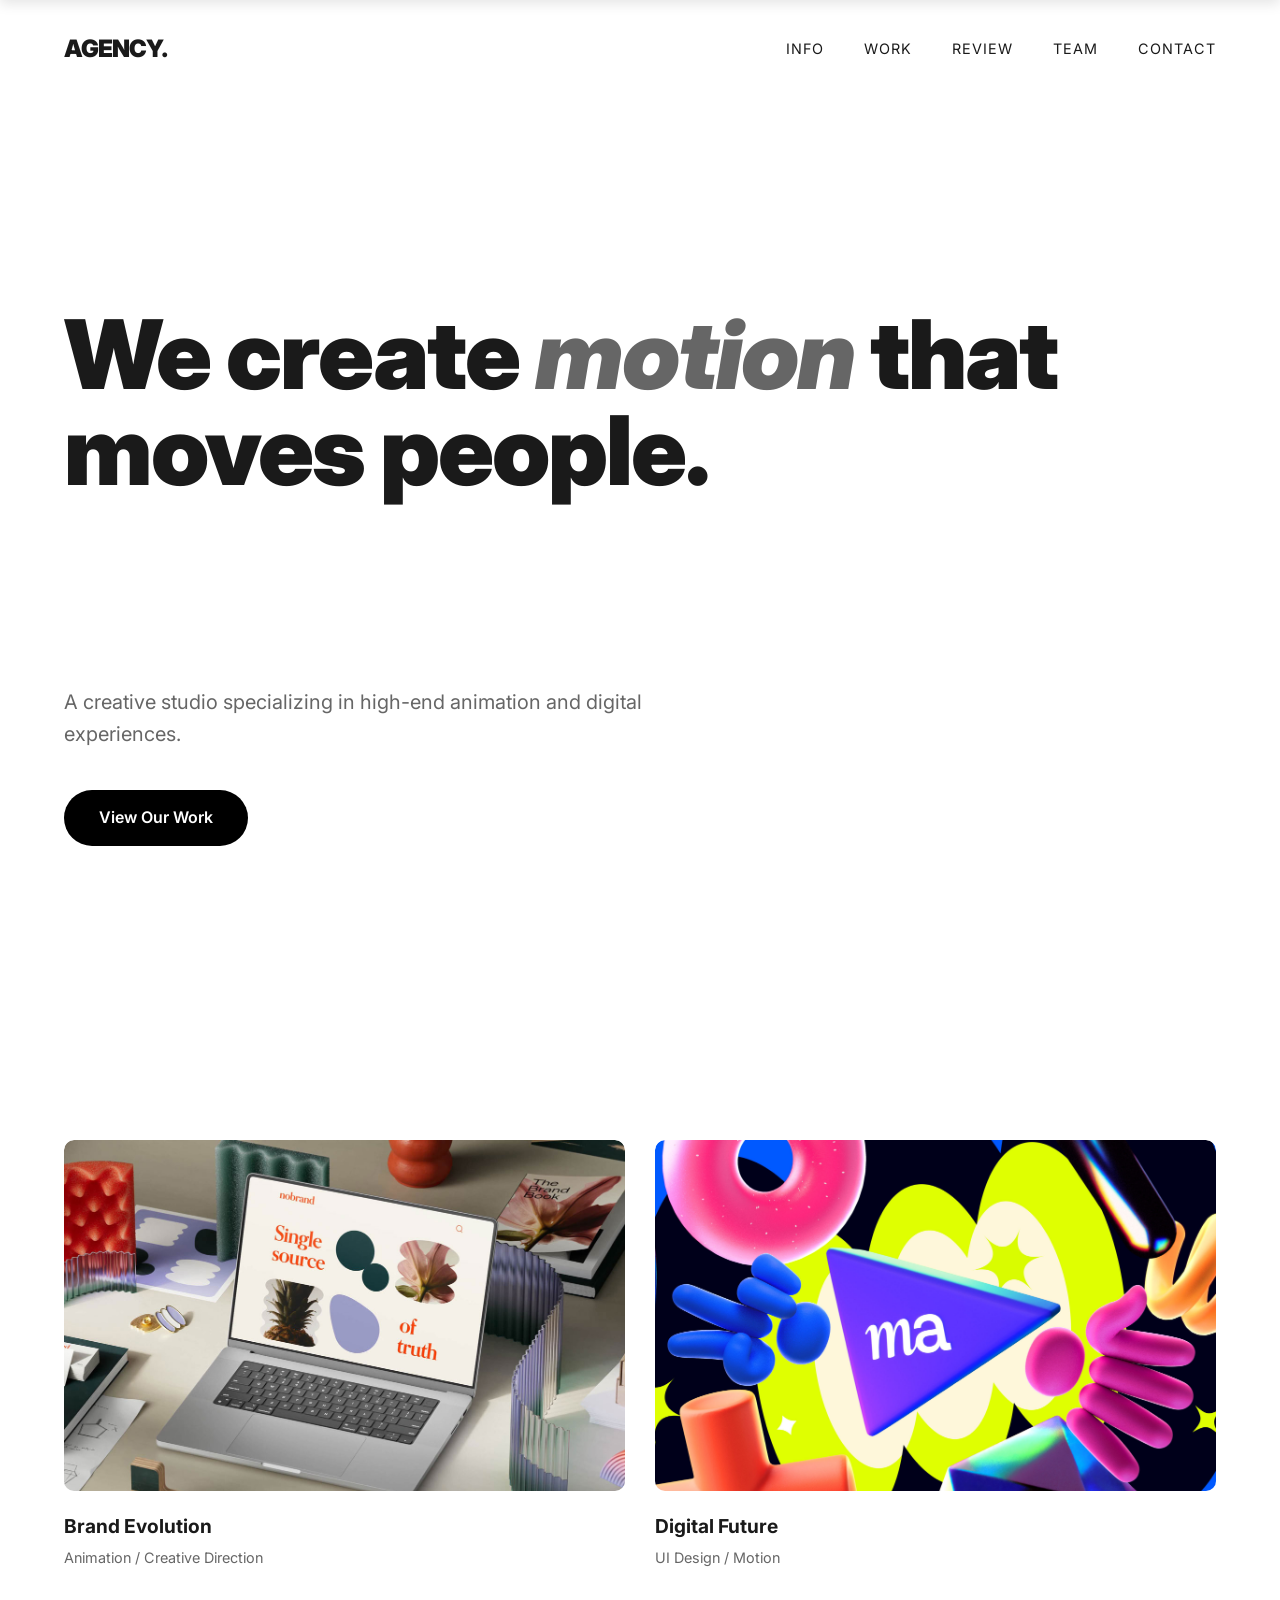
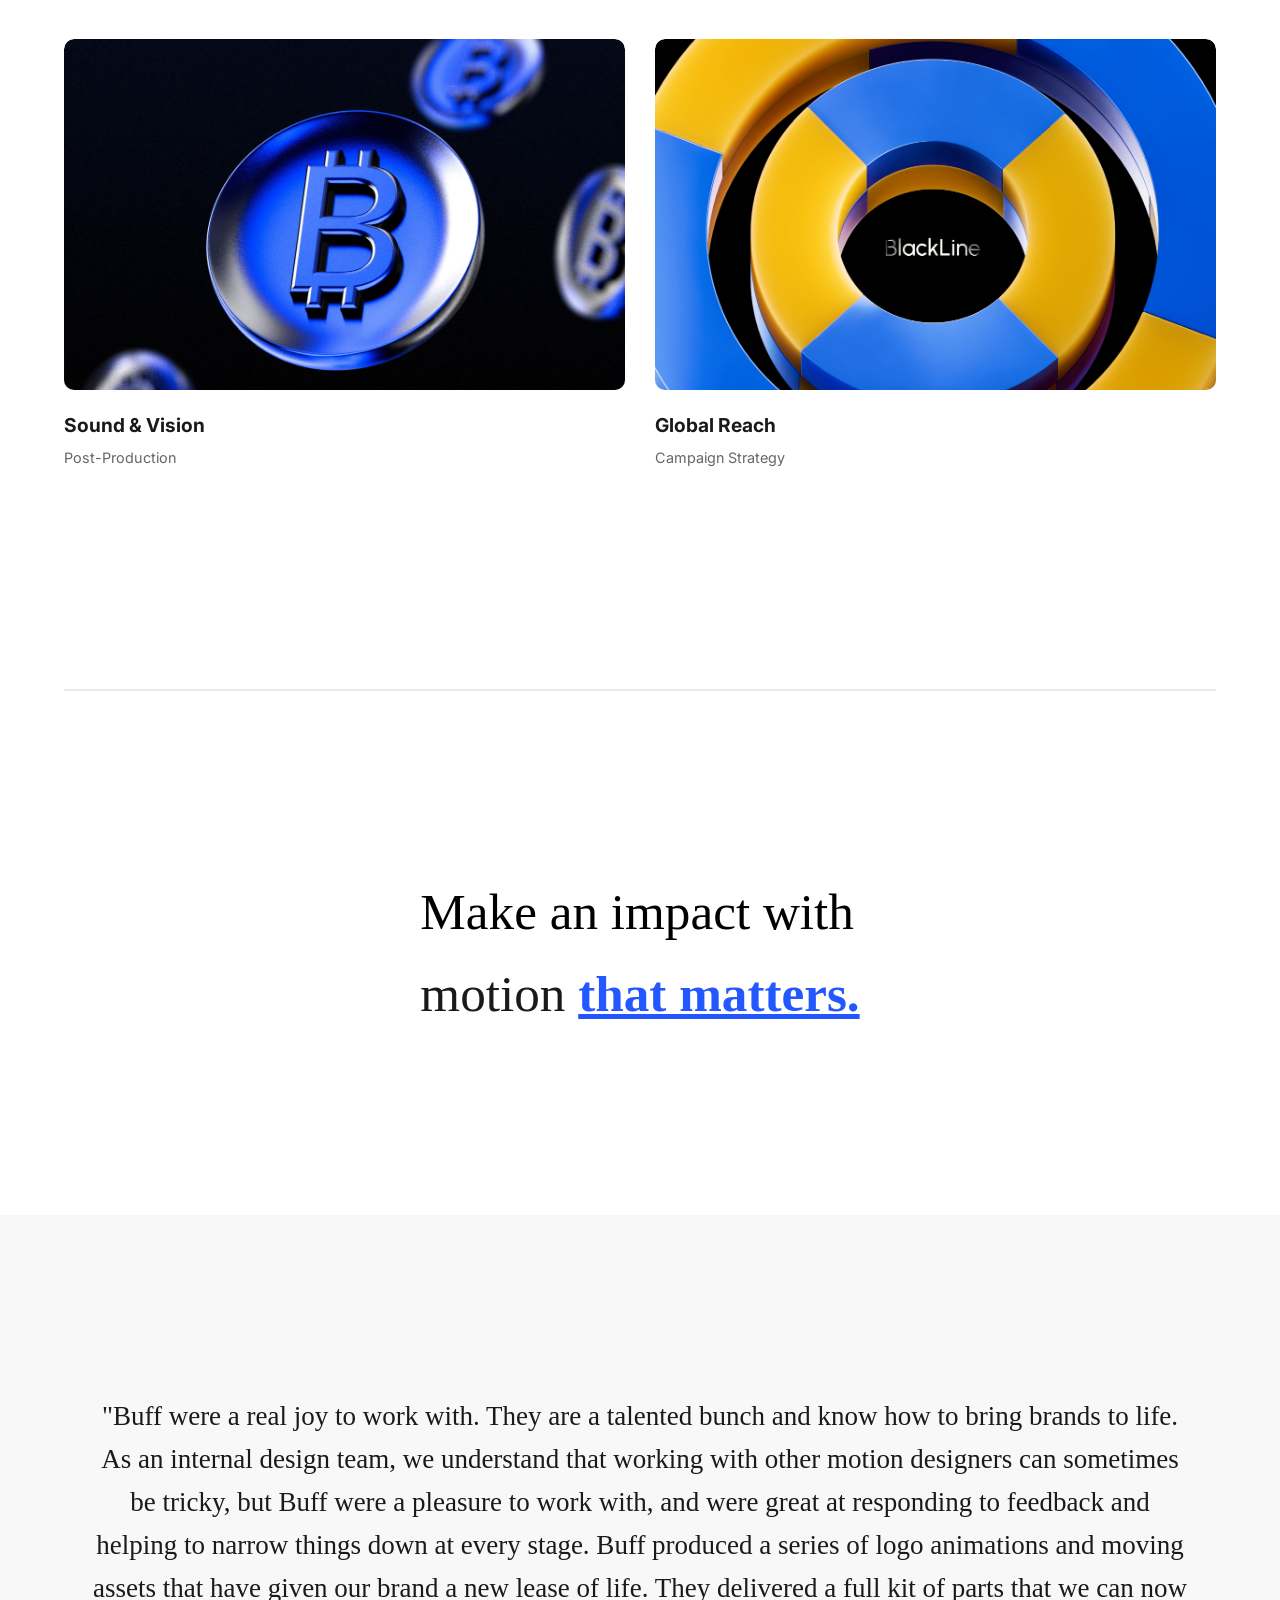
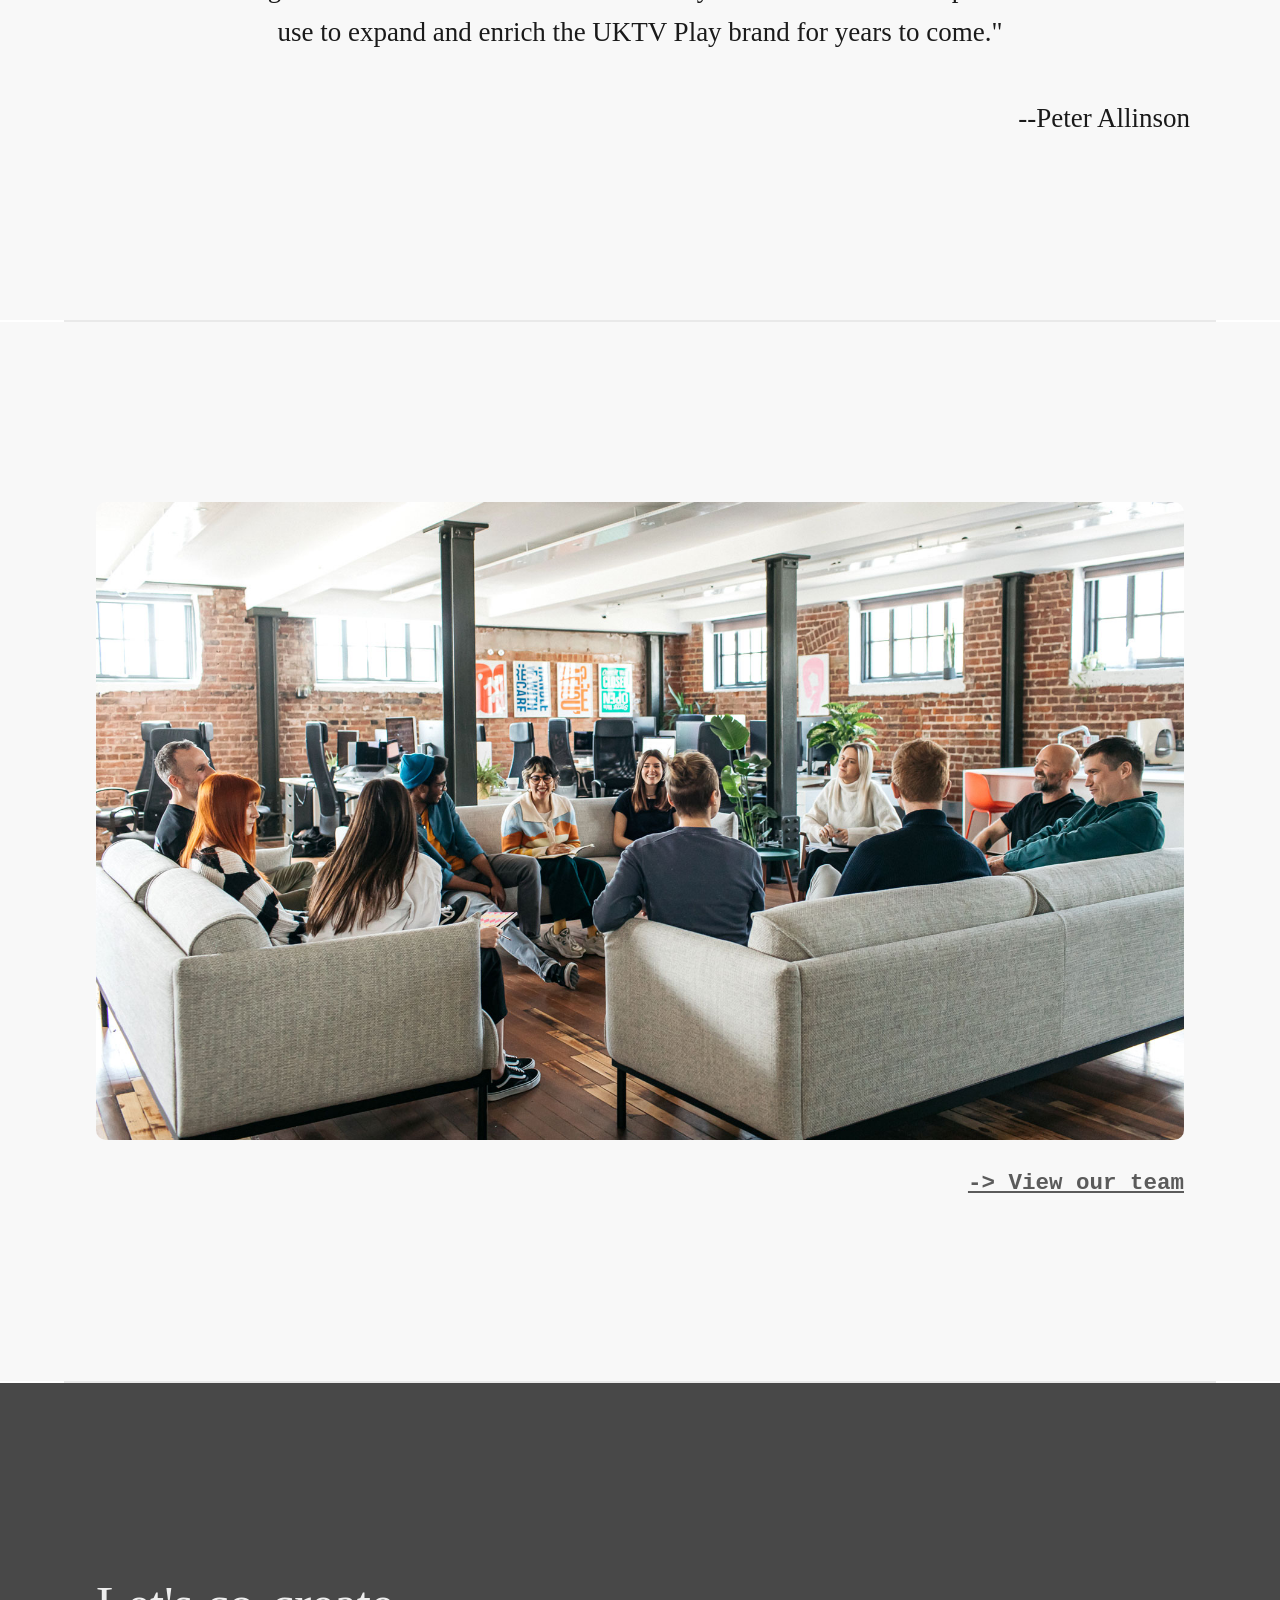
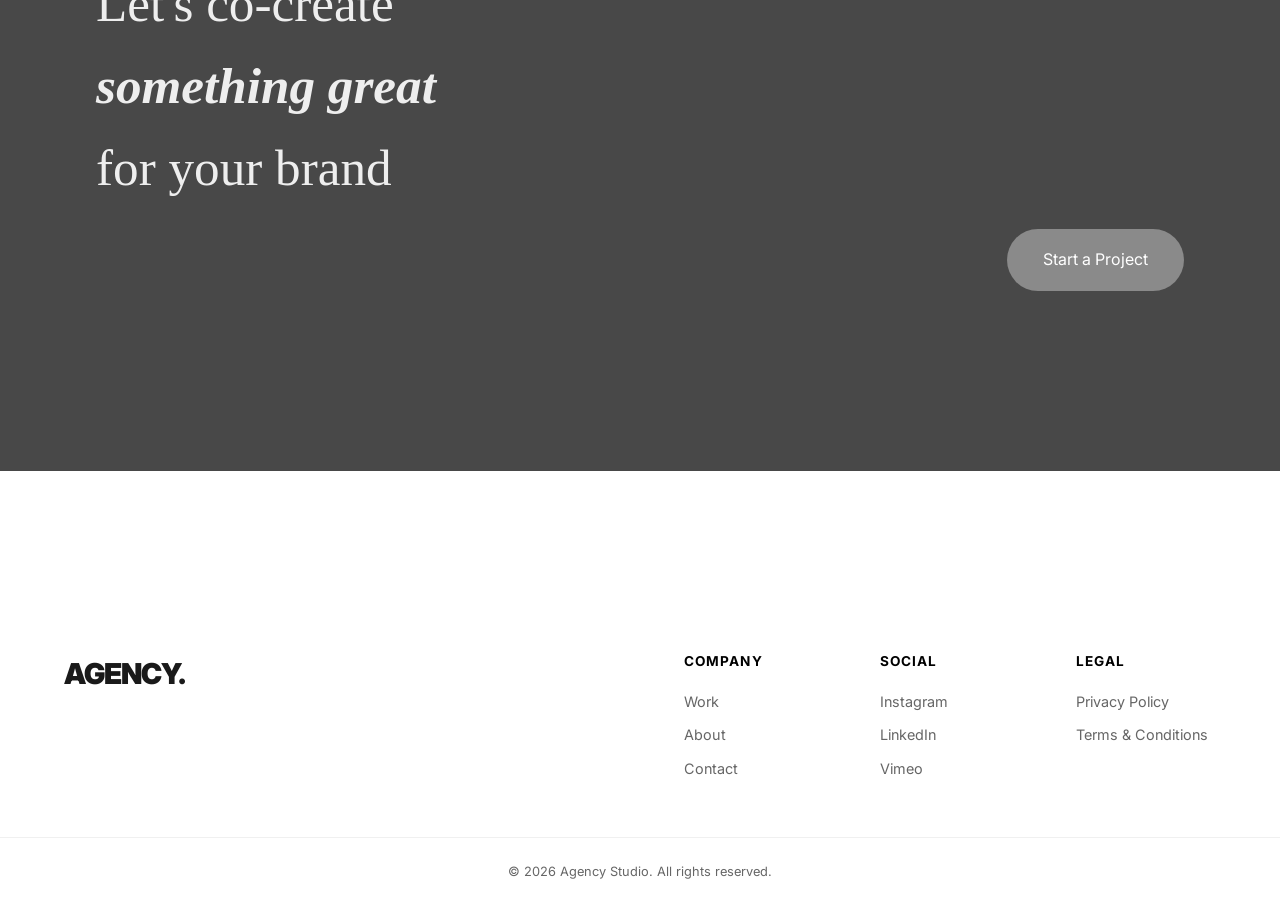
<file: index.html>
<!DOCTYPE html>
<html lang="en">
<head>
    <meta charset="UTF-8">
    <meta name="viewport" content="width=device-width, initial-scale=1.0">
    <title>Modern Agency | Creative Motion & Design</title>
    <link rel="stylesheet" href="style.css">
    <link rel="preconnect" href="https://fonts.googleapis.com">
    <link rel="preconnect" href="https://fonts.gstatic.com" crossorigin>
    <link href="https://fonts.googleapis.com/css2?family=Inter:wght@300;400;700;900&display=swap" rel="stylesheet">
</head> 
<body>
    <header>
        <nav>
            <div class="logo">AGENCY.</div>
            <ul class="nav-links">
                <li><a href="info.html">Info</a></li>
                <li><a href="#work">Work</a></li>
                <li><a href="#review">Review</a></li>
                <li><a href="#team">Team</a></li>
                <li><a href="#contact">Contact</a></li>
            </ul>
            <div class="menu-toggle">
                <span class="bar"></span>
                <span class="bar"></span>
                <span class="bar"></span>
            </div>
            <div id="mobile-menu" class="nav-menu">
                <ul class="nav-links-mobile">
                    <li><a href="info.html">Info</a></li>
                    <li><a href="#work">Work</a></li>
                    <li><a href="#review">Review</a></li>
                    <li><a href="#team">Team</a></li>
                    <li><a href="#contact">Contact</a></li>
                </ul>
            </div>
        </nav>
    </header>

    <main>
        <section class="hero">
            <div class="container">
                <h1 class="reveal-text">We create <span>motion</span> that moves people.</h1>
                <video id="intro_video" src="intro.mp4" loop autoplay></video>
                <p class="hero-sub">A creative studio specializing in high-end animation and digital experiences.</p>
                <a href="#work" class="btn">View Our Work</a>
            </div>
        </section> 

        <section id="work" class="work">
            <div class="container">
                <div class="work-grid">
                    <a href="brand-evolution.html">
                    <div class="work-item">
                        <div class="work-image">
                            <img class="work_image" src="p1.jpg" alt="Brand Evolution">
                        </div>
                        <div class="work-info">
                            <h3>Brand Evolution</h3>
                            <p>Animation / Creative Direction</p>
                        </div>
                    </div>
                    </a>
                    <a href="digital-future.html">
                    <div class="work-item">
                        <div class="work-image">
                            <img class="work_image" src="p2.jpg" alt="Digital Future">
                        </div>
                        <div class="work-info">
                            <h3>Digital Future</h3>
                            <p>UI Design / Motion</p>
                        </div>
                    </div>
                    </a>
                    <a href="vision.html">
                    <div class="work-item">
                        <div class="work-image">
                            <img class="work_image" src="p3.jpg" alt="Sound & Vision">
                        </div>
                        <div class="work-info">
                            <h3>Sound & Vision</h3>
                            <p>Post-Production</p>
                        </div>
                    </div>
                    </a>
                    <a href="global-reach.html">
                    <div class="work-item">
                        <div class="work-image">
                            <img class="work_image" src="p4.png" alt="Global Reach">
                        </div>
                        <div class="work-info">
                            <h3>Global Reach</h3>
                            <p>Campaign Strategy</p>
                        </div>
                    </div>
                    </a>
                </div>
            </div>
        </section>
    </main>

    <hr class="line">

    <section id="tag_line">
        <div id="tag_container">
            <p><span id="upper_line">Make an impact with</span> <br> motion <span id="lower_line"><b><u>that matters.</u></b></span></p>
        </div>
    </section>

    <section id="review">
        <div id="desc_review">
        <p>
            "Buff were a real joy to work with. They are a talented bunch and know how to bring brands to life. As an internal design team, we understand that working with other motion designers can sometimes be tricky, but Buff were a pleasure to work with, and were great at responding to feedback and helping to narrow things down at every stage. Buff produced a series of logo animations and moving assets that have given our brand a new lease of life. They delivered a full kit of parts that we can now use to expand and enrich the UKTV Play brand for years to come."
        </p><br>
        </div>
        <div id="name_review">
            <p>--Peter Allinson</p>
        </div>
    </section>

    <hr class="line">

    <section id="team">
        <div id="image_team">
            <img id="team_image_2" src="team.jpg" alt="team_image">
        </div><br>
        <div id="view_team">
            <a href="info.html#team"><p><u><b>-> View our team</b></u></p></a>
        </div>
    </section>

    <hr class="line">

    <section class="project_section">
        <div class="main_project">
            <div class="project">
                <p class="project_text"><span>Let's co-create</span><br>
                    <span><i><b>something great</b></i></span><br>
                    <span>for your brand</span>
                </p>
                <div class="button">
                    <a class="project_button" href="#">Start a Project</a>
                </div>
            </div>
        </div>
    </section>

    <section id="contact">
        <footer>
            <div class="footer-container">
                <div class="footer-left">
                    <div class="footer-logo">AGENCY.</div>
                </div>
                <div class="footer-links-group">
                    <div class="footer-column">
                        <h3>Company</h3>
                        <ul>
                            <li><a href="#work">Work</a></li>
                            <li><a href="#about">About</a></li>
                            <li><a href="#contact">Contact</a></li>
                        </ul>
                    </div>
                    <div class="footer-column">
                        <h3>Social</h3>
                        <ul>
                            <li><a href="https://www.instagram.com/" target="_blank">Instagram</a></li>
                            <li><a href="https://www.linkedin.com/" target="_blank">LinkedIn</a></li>
                            <li><a href="https://vimeo.com/" target="_blank">Vimeo</a></li>
                        </ul>
                    </div>
                    <div class="footer-column">
                        <h3>Legal</h3>
                        <ul>
                            <li><a href="#">Privacy Policy</a></li>
                            <li><a href="#">Terms & Conditions</a></li>
                        </ul>
                    </div>
                </div>
            </div>
            <div class="footer-bottom">
                <p>&copy; 2026 Agency Studio. All rights reserved.</p>
            </div>
        </footer>
    </section>

    <script src="script.js"></script>
</body>
</html>
</file>
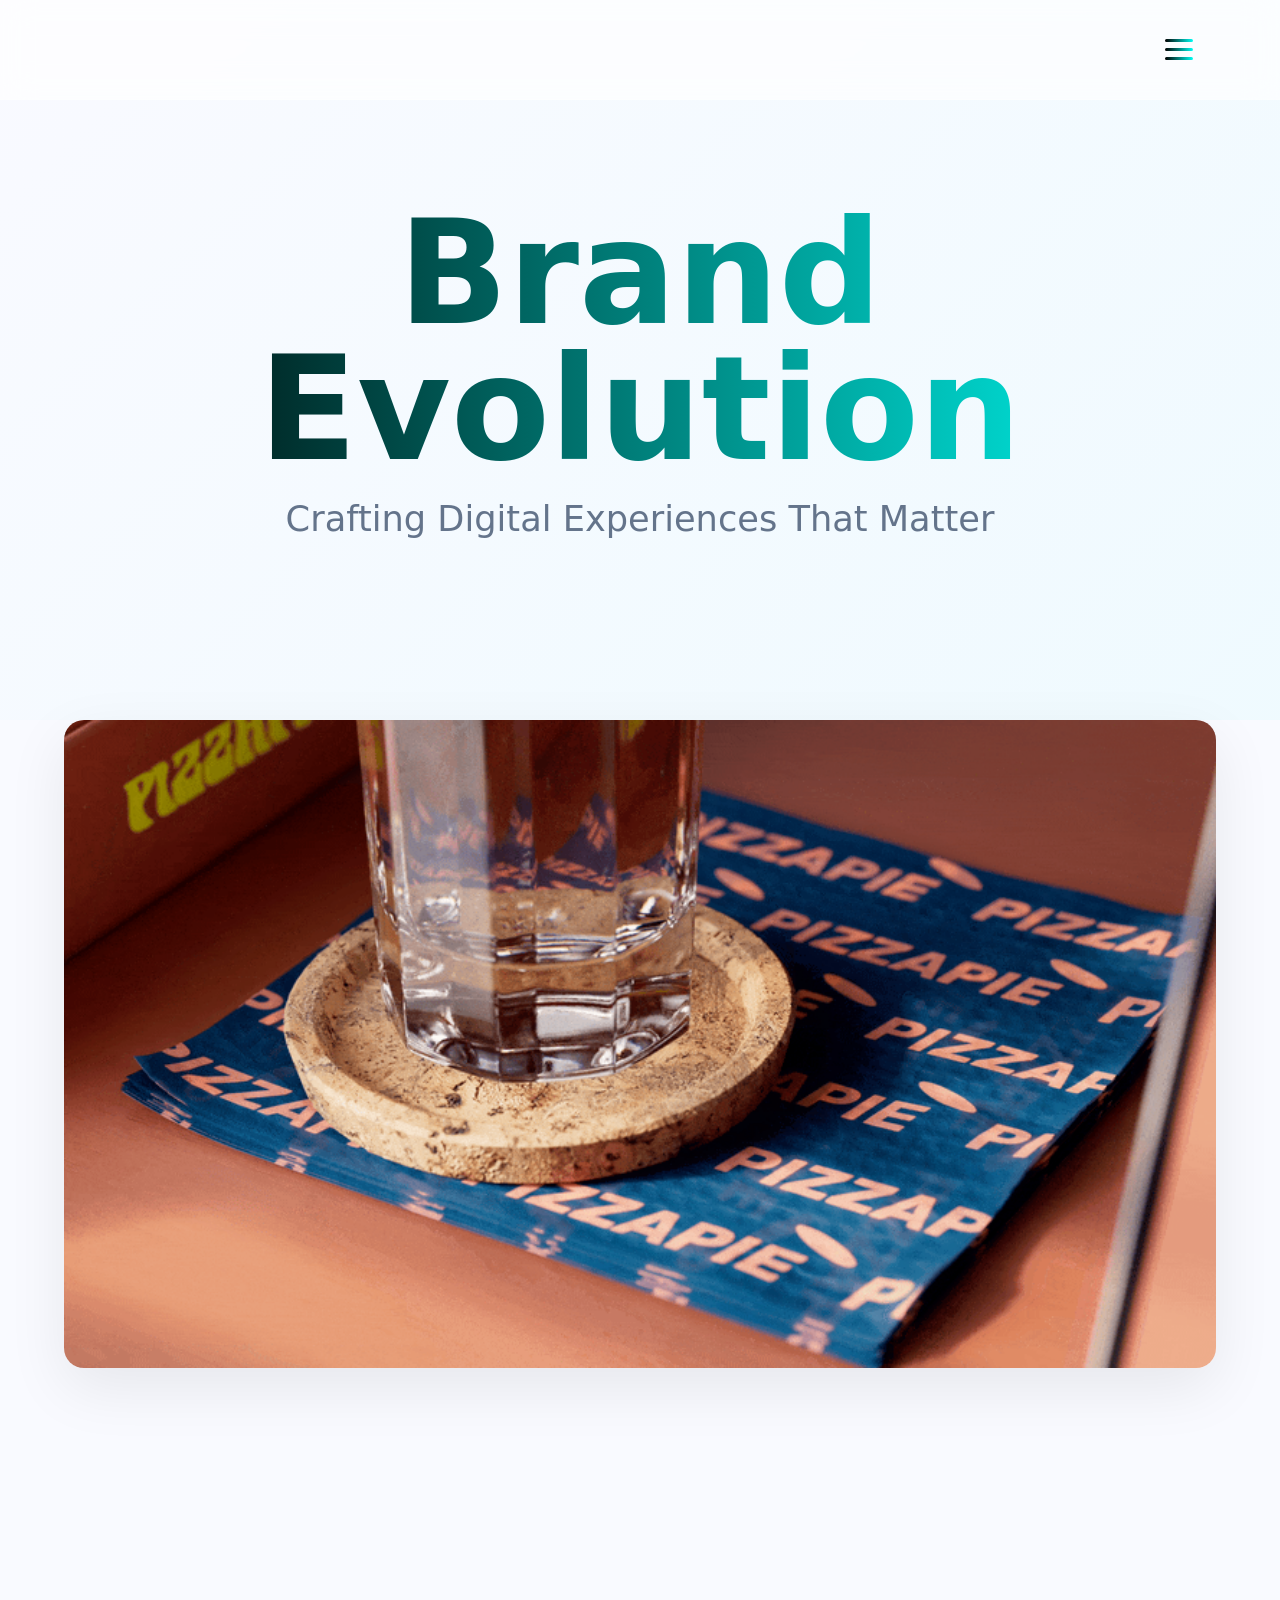
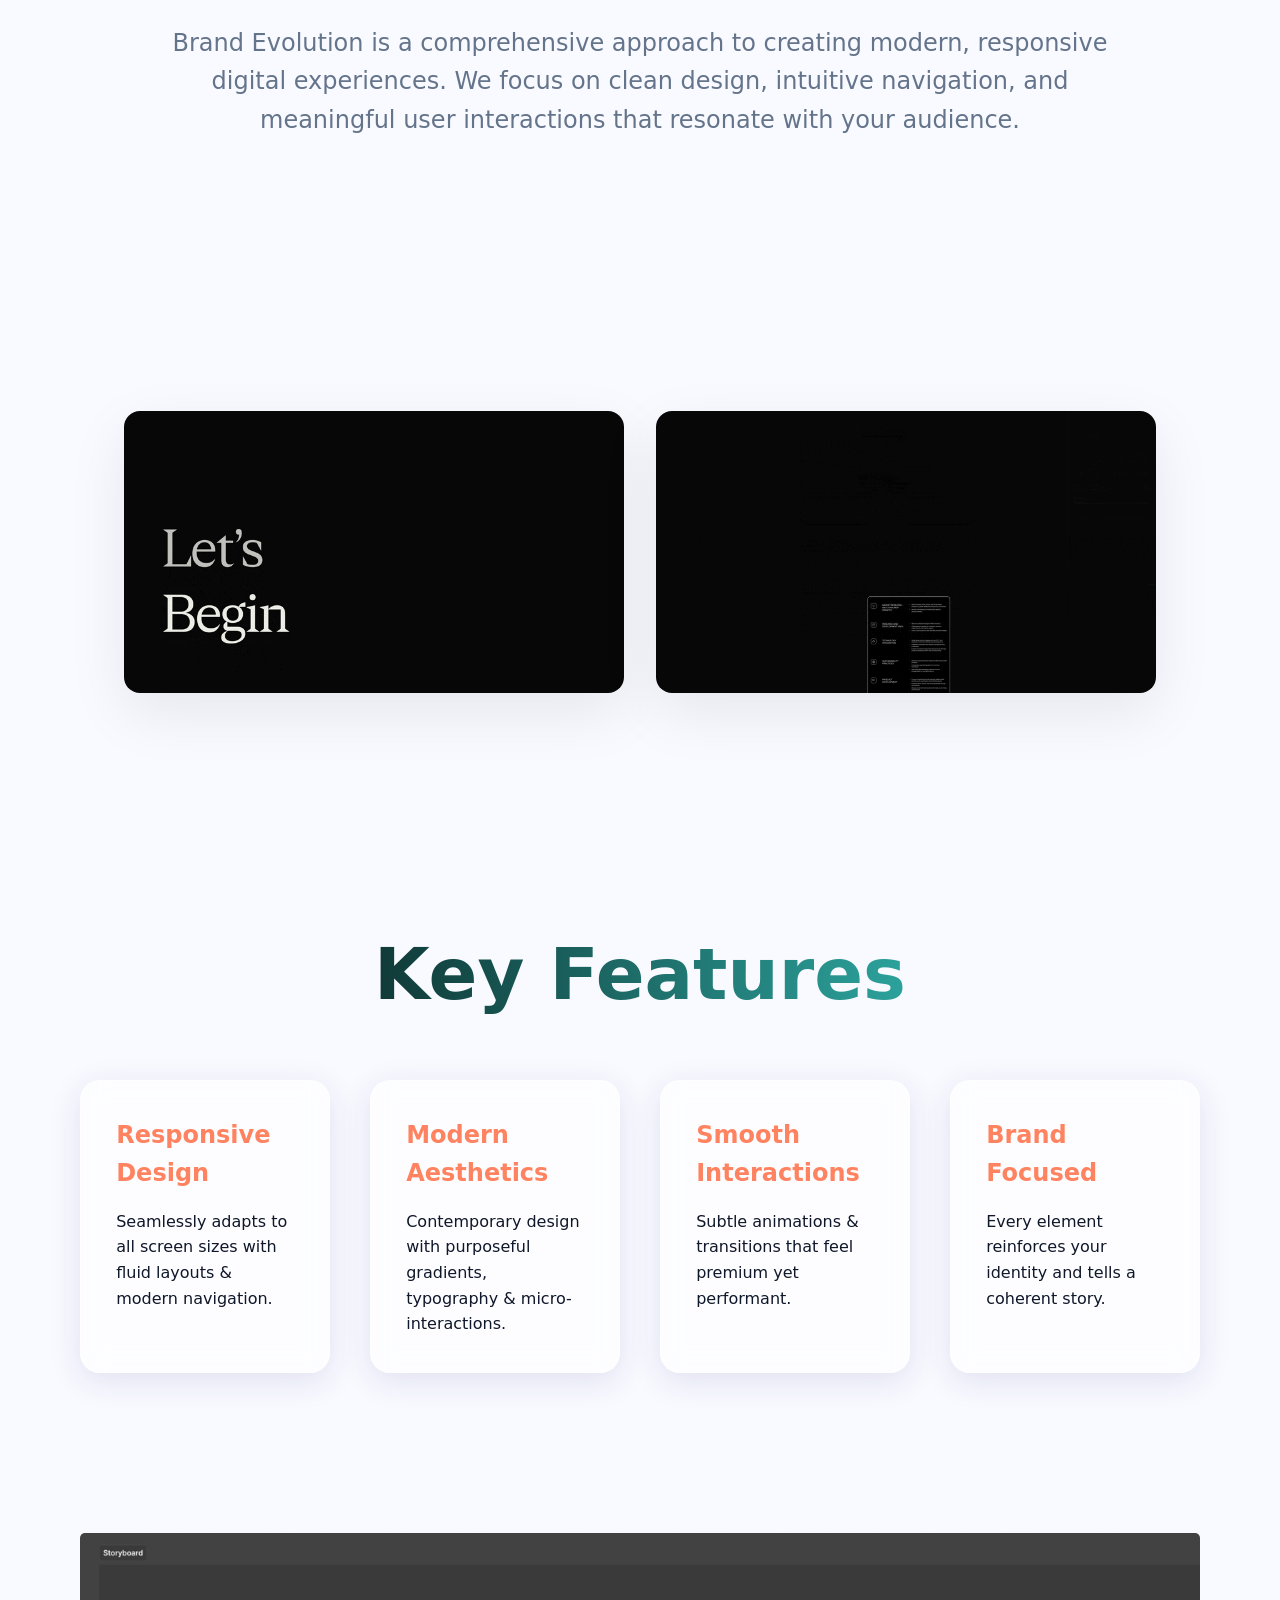
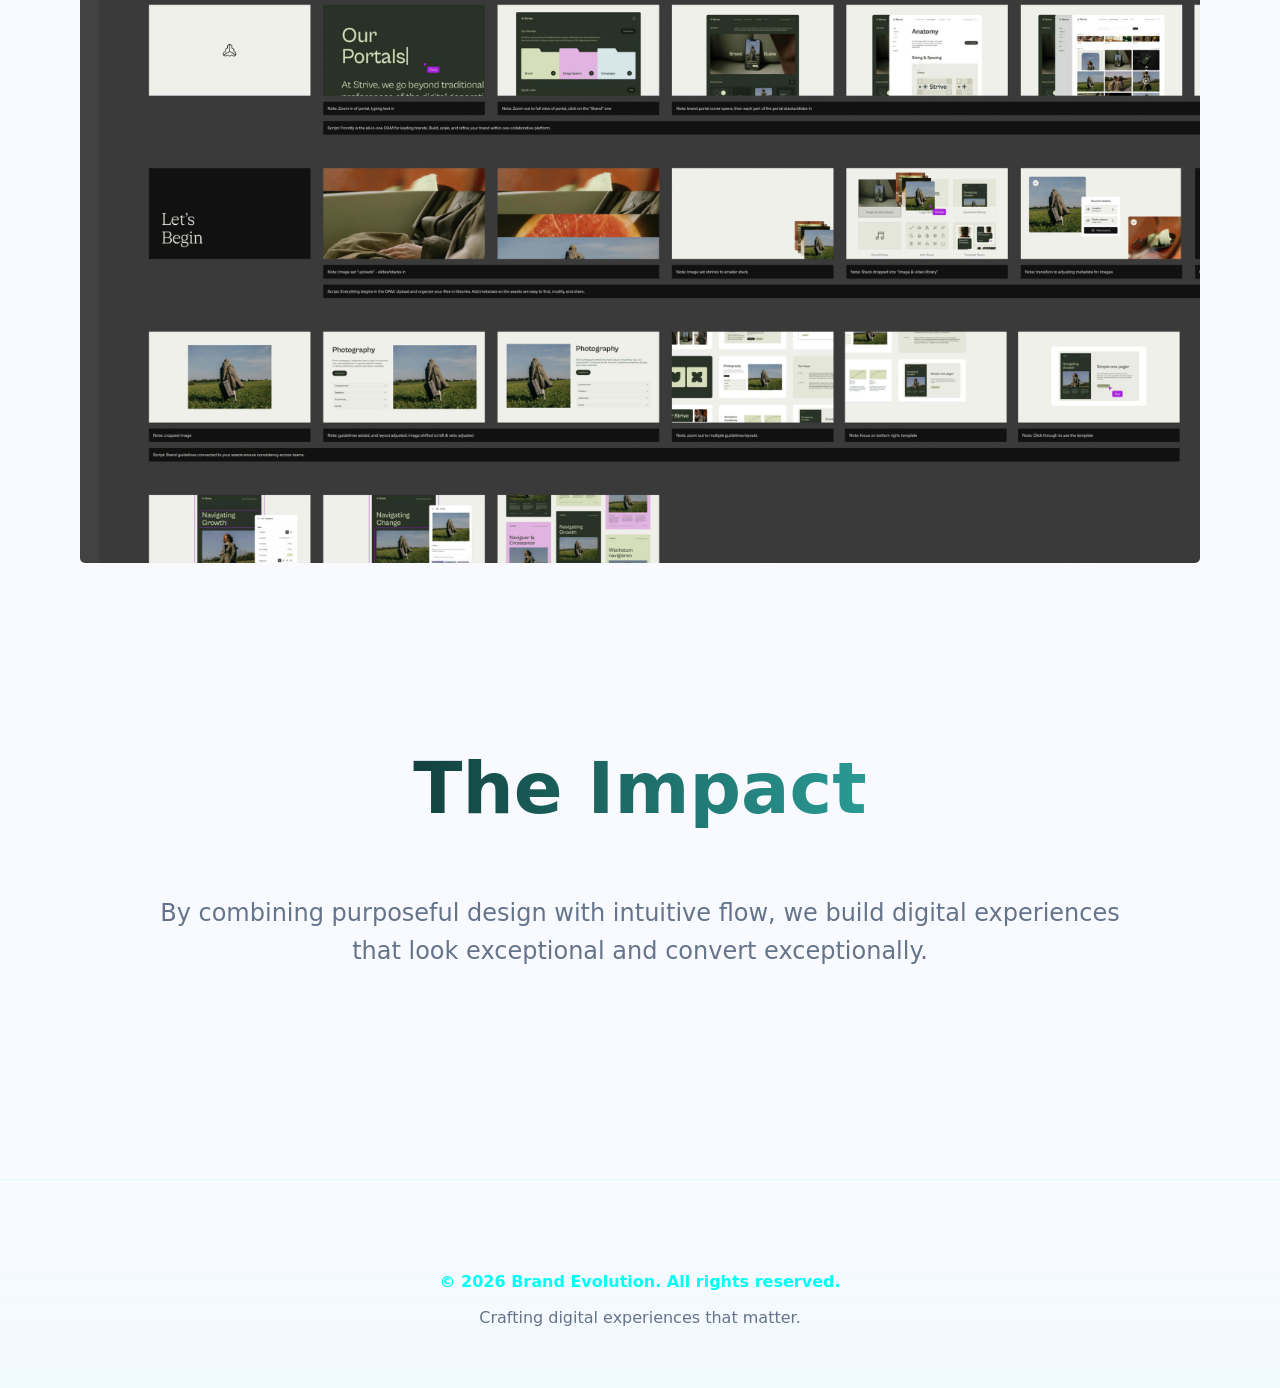
<file: Brand Evolution/index.html>
<!DOCTYPE html>
<html lang="en">
<head>
  <meta charset="UTF-8" />
  <meta name="viewport" content="width=device-width, initial-scale=1.0"/>
  <title>Brand Evolution - Creative Design Studio</title>
  <link rel="stylesheet" href="style.css">
</head>
<body>
  <nav class="navbar">
    <button class="hamburger" id="hamburger" aria-label="Toggle menu">
      <span></span>
      <span></span>
      <span></span>
    </button>
    <ul class="nav-menu" id="navMenu">
      <li><a href="/index.html">Home</a></li>
      <li><a href="/index.html#work">Project</a></li>
      <li><a href="/info/index.html">Info</a></li>
      <li><a href="/index.html#contact">Contact</a></li>
      <li><a href="#blog">Blog</a></li>
    </ul>
  </nav>

  <section class="hero" id="home">
    <div class="hero-content">
      <h1 class="hero-title">Brand Evolution</h1>
      <p class="hero-subtitle">Crafting Digital Experiences That Matter</p>
    </div>
  </section>

  <section class="hero-visual">
    <img id="hero-gif" src="v1.gif" alt="Brand evolution animation" loading="lazy">
  </section>

  <main class="container">
    <section class="section intro">
      <p class="section-text">
        Brand Evolution is a comprehensive approach to creating modern, responsive digital experiences.
        We focus on clean design, intuitive navigation, and meaningful user interactions that resonate with your audience.
      </p>
    </section>

    <section class="demo-gif">
        <img class="demo-gif-2" src="v2.gif" alt="">
        <img class="demo-gif-2" src="v3.gif" alt="">
    </section> 

    <section class="section features">
      <h2 class="section-title">Key Features</h2>
      <div class="features-grid">
        <div class="feature-item">
          <h3>Responsive Design</h3>
          <p>Seamlessly adapts to all screen sizes with fluid layouts & modern navigation.</p>
        </div>
        <div class="feature-item">
          <h3>Modern Aesthetics</h3>
          <p>Contemporary design with purposeful gradients, typography & micro-interactions.</p>
        </div>
        <div class="feature-item">
          <h3>Smooth Interactions</h3>
          <p>Subtle animations & transitions that feel premium yet performant.</p>
        </div>
        <div class="feature-item">
          <h3>Brand Focused</h3>
          <p>Every element reinforces your identity and tells a coherent story.</p>
        </div>
      </div>
    </section>

    <section>
      <img id="big-img" src="big-img.jpg" alt="">
    </section>

    <section class="section impact">
      <h2 class="section-title">The Impact</h2>
      <p class="section-text">
        By combining purposeful design with intuitive flow, we build digital experiences that look exceptional and convert exceptionally.
      </p>
    </section>
  </main>

  <footer class="footer">
    <div class="footer-content">
      <p>© 2026 Brand Evolution. All rights reserved.</p>
      <p>Crafting digital experiences that matter.</p>
    </div>
  </footer>

  <script src="script.js"></script>
</body>
</html>
</file>
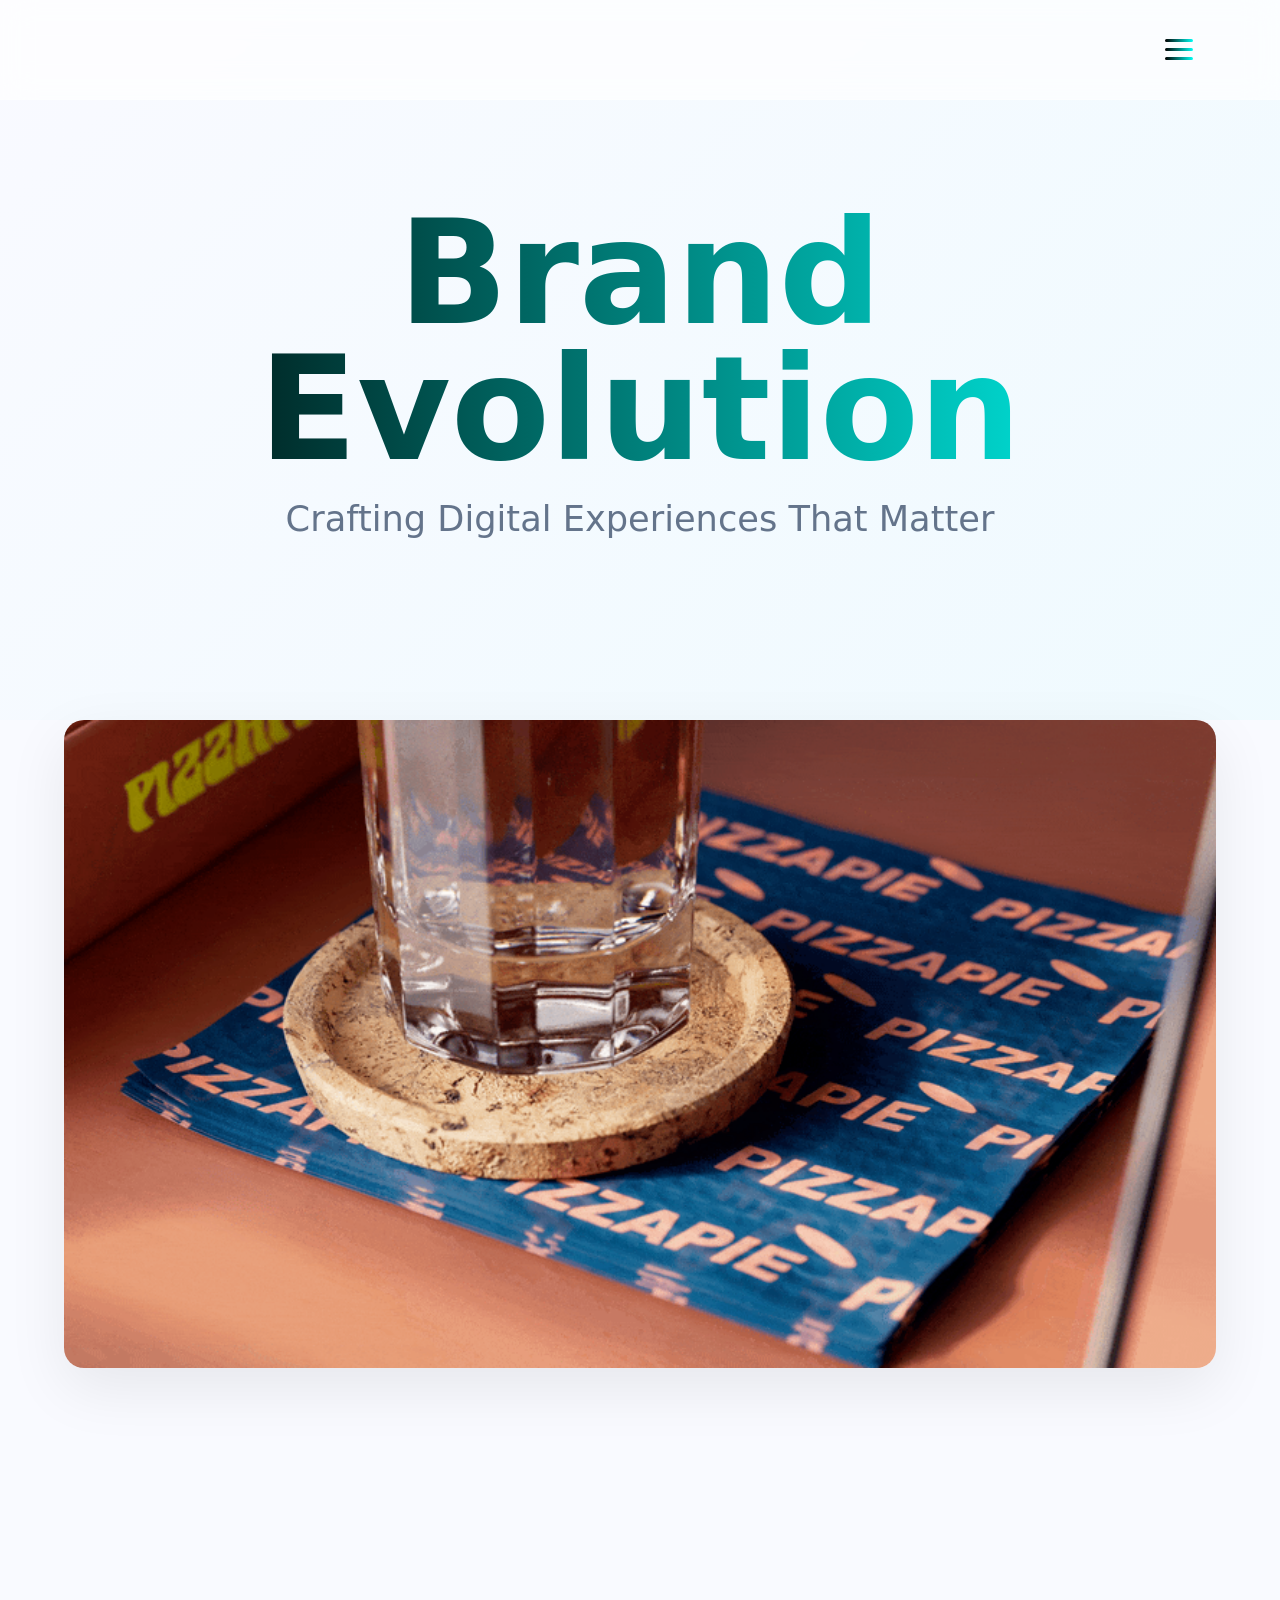
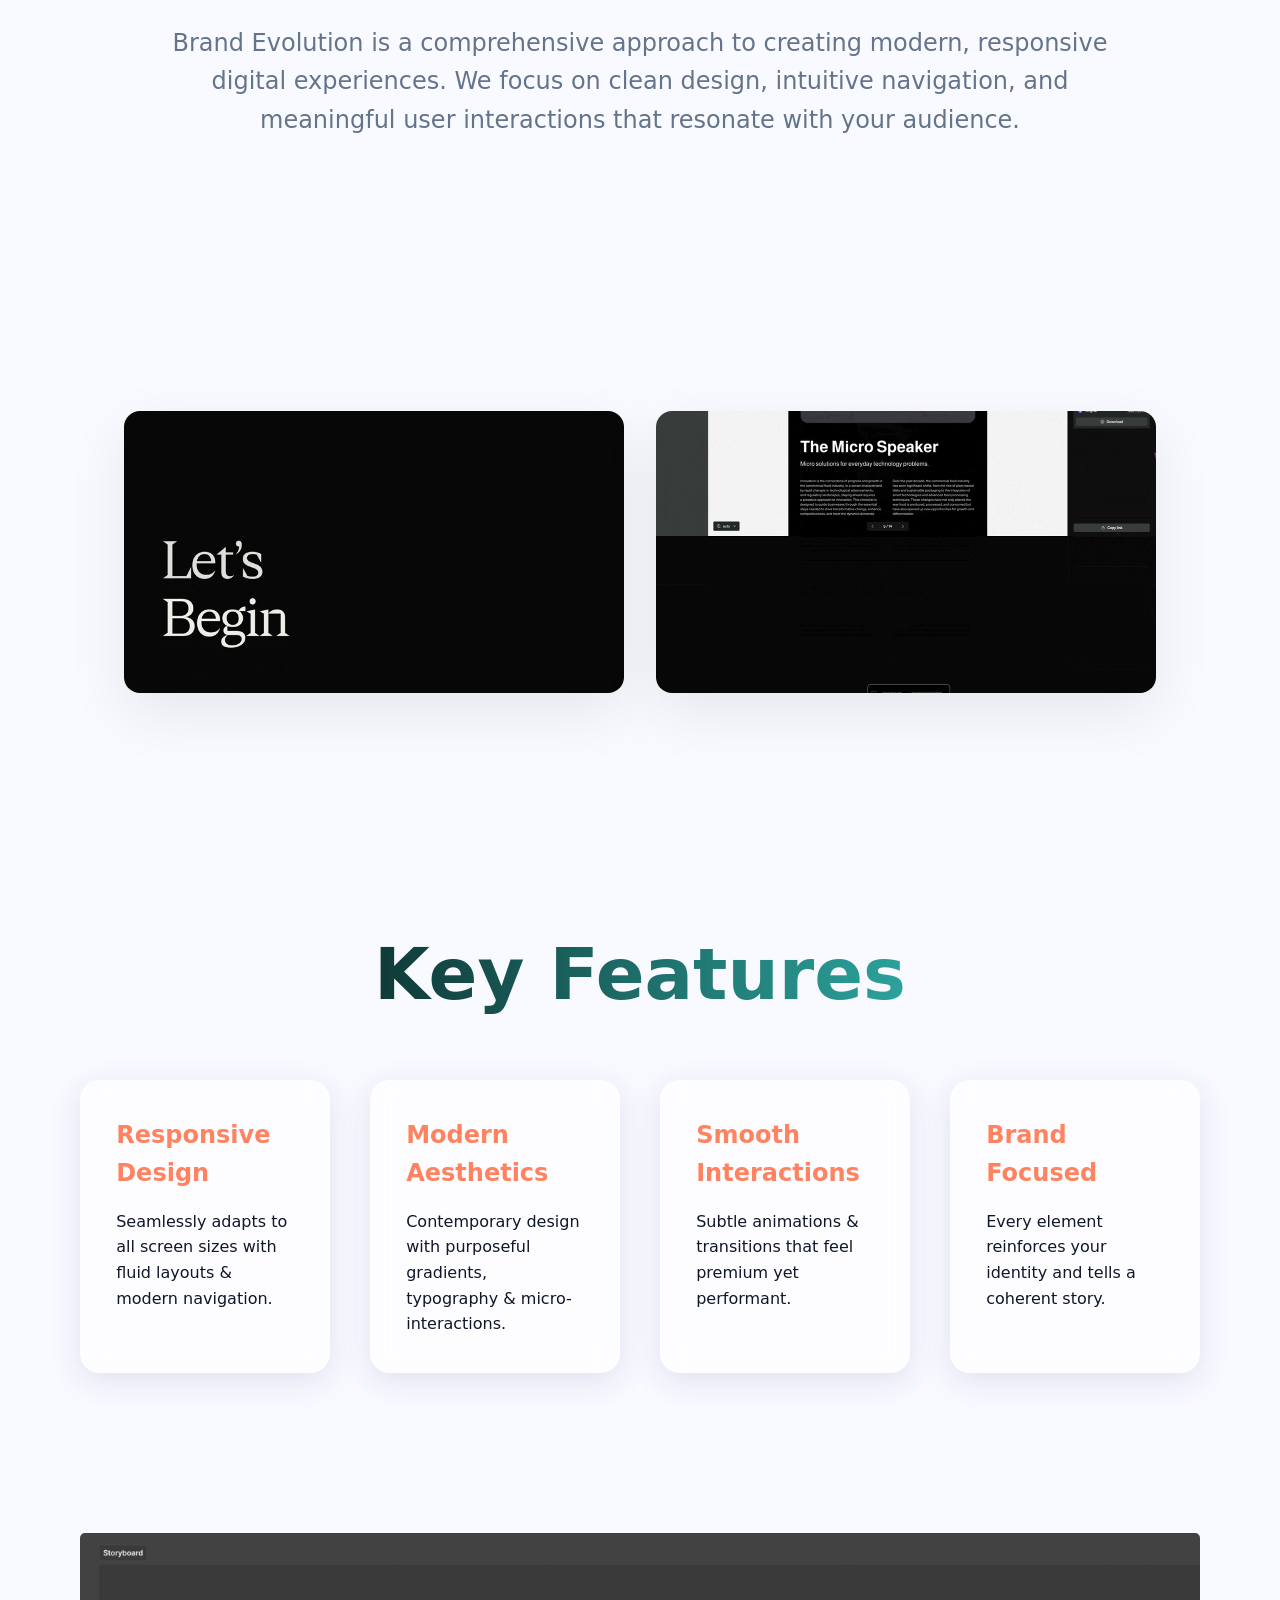
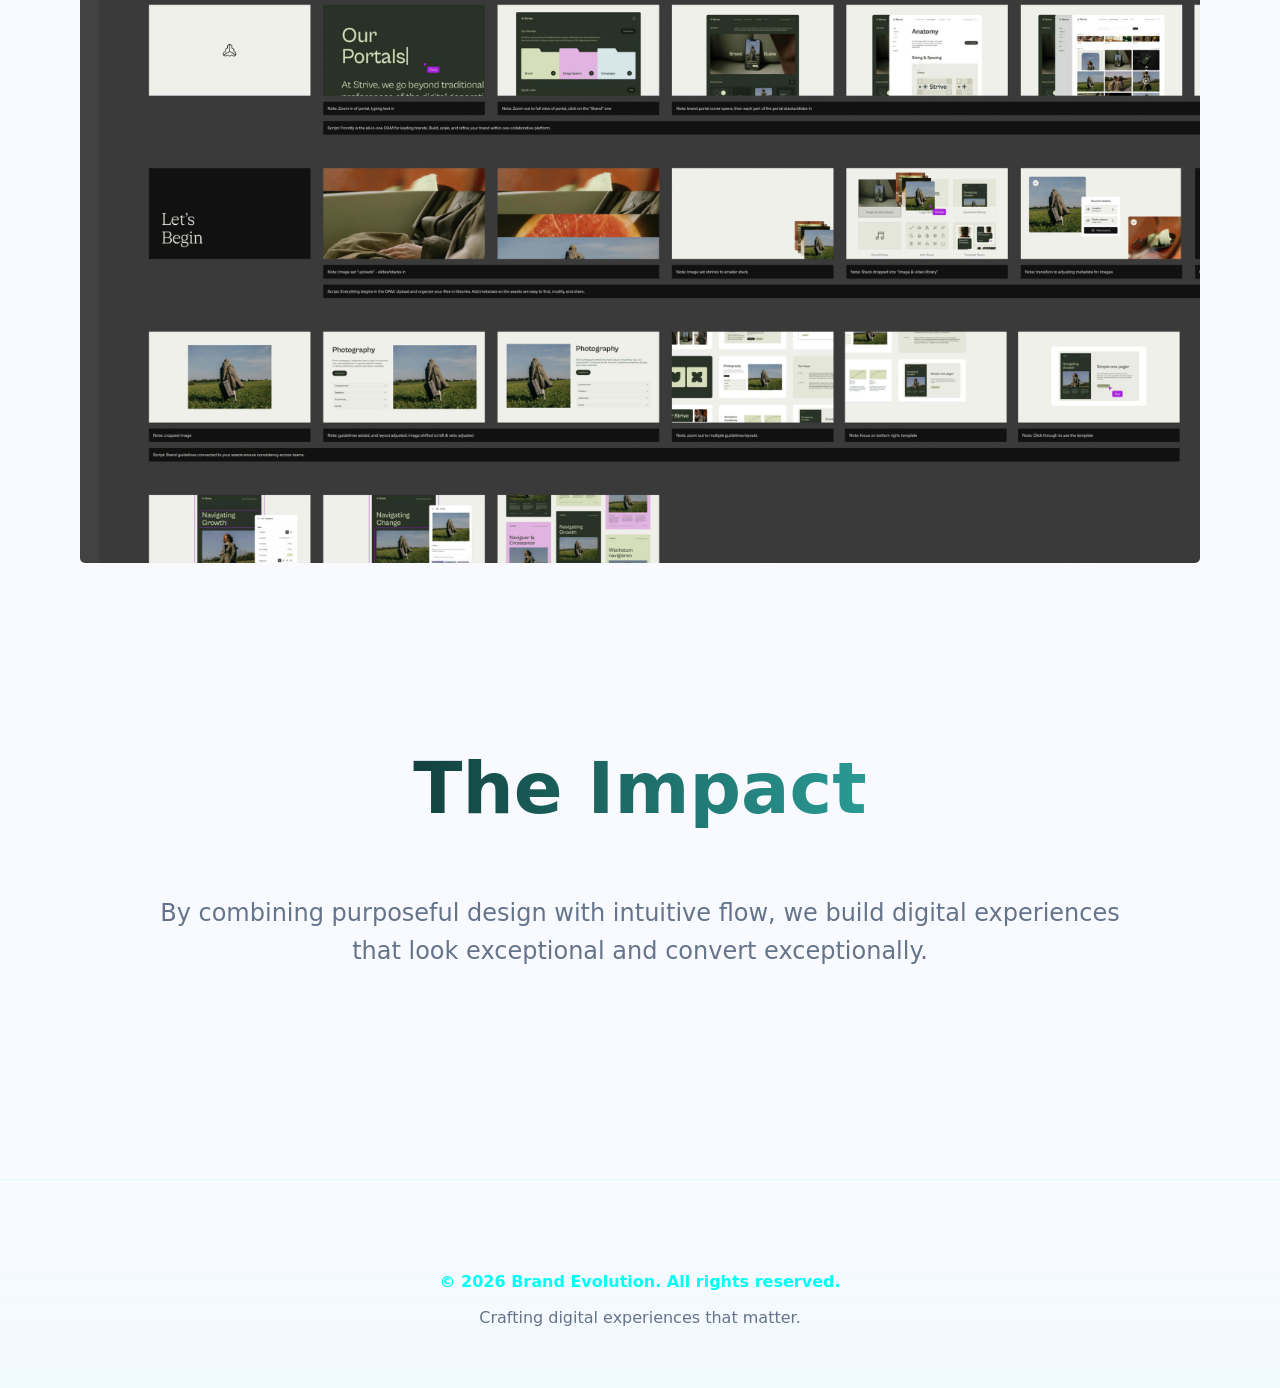
<file: brand-evolution.html>
<!DOCTYPE html>
<html lang="en">
<head>
  <meta charset="UTF-8" />
  <meta name="viewport" content="width=device-width, initial-scale=1.0"/>
  <title>Brand Evolution - Creative Design Studio</title>
  <link rel="stylesheet" href="Brand Evolution/style.css">
</head>
<body>
  <nav class="navbar">
    <button class="hamburger" id="hamburger" aria-label="Toggle menu">
      <span></span>
      <span></span>
      <span></span>
    </button>
    <ul class="nav-menu" id="navMenu">
      <li><a href="index.html">Home</a></li>
      <li><a href="index.html#work">Project</a></li>
      <li><a href="info.html">Info</a></li>
      <li><a href="index.html#contact">Contact</a></li>
      <li><a href="#blog">Blog</a></li>
    </ul>
  </nav>

  <section class="hero" id="home">
    <div class="hero-content">
      <h1 class="hero-title">Brand Evolution</h1>
      <p class="hero-subtitle">Crafting Digital Experiences That Matter</p>
    </div>
  </section>

  <section class="hero-visual">
    <img id="hero-gif" src="Brand Evolution/v1.gif" alt="Brand evolution animation" loading="lazy">
  </section>

  <main class="container">
    <section class="section intro">
      <p class="section-text">
        Brand Evolution is a comprehensive approach to creating modern, responsive digital experiences.
        We focus on clean design, intuitive navigation, and meaningful user interactions that resonate with your audience.
      </p>
    </section>

    <section class="demo-gif">
        <img class="demo-gif-2" src="Brand Evolution/v2.gif" alt="">
        <img class="demo-gif-2" src="Brand Evolution/v3.gif" alt="">
    </section> 

    <section class="section features">
      <h2 class="section-title">Key Features</h2>
      <div class="features-grid">
        <div class="feature-item">
          <h3>Responsive Design</h3>
          <p>Seamlessly adapts to all screen sizes with fluid layouts & modern navigation.</p>
        </div>
        <div class="feature-item">
          <h3>Modern Aesthetics</h3>
          <p>Contemporary design with purposeful gradients, typography & micro-interactions.</p>
        </div>
        <div class="feature-item">
          <h3>Smooth Interactions</h3>
          <p>Subtle animations & transitions that feel premium yet performant.</p>
        </div>
        <div class="feature-item">
          <h3>Brand Focused</h3>
          <p>Every element reinforces your identity and tells a coherent story.</p>
        </div>
      </div>
    </section>

    <section>
      <img id="big-img" src="Brand Evolution/big-img.jpg" alt="">
    </section>

    <section class="section impact">
      <h2 class="section-title">The Impact</h2>
      <p class="section-text">
        By combining purposeful design with intuitive flow, we build digital experiences that look exceptional and convert exceptionally.
      </p>
    </section>
  </main>

  <footer class="footer">
    <div class="footer-content">
      <p>© 2026 Brand Evolution. All rights reserved.</p>
      <p>Crafting digital experiences that matter.</p>
    </div>
  </footer>

  <script src="Brand Evolution/script.js"></script>
</body>
</html>
</file>
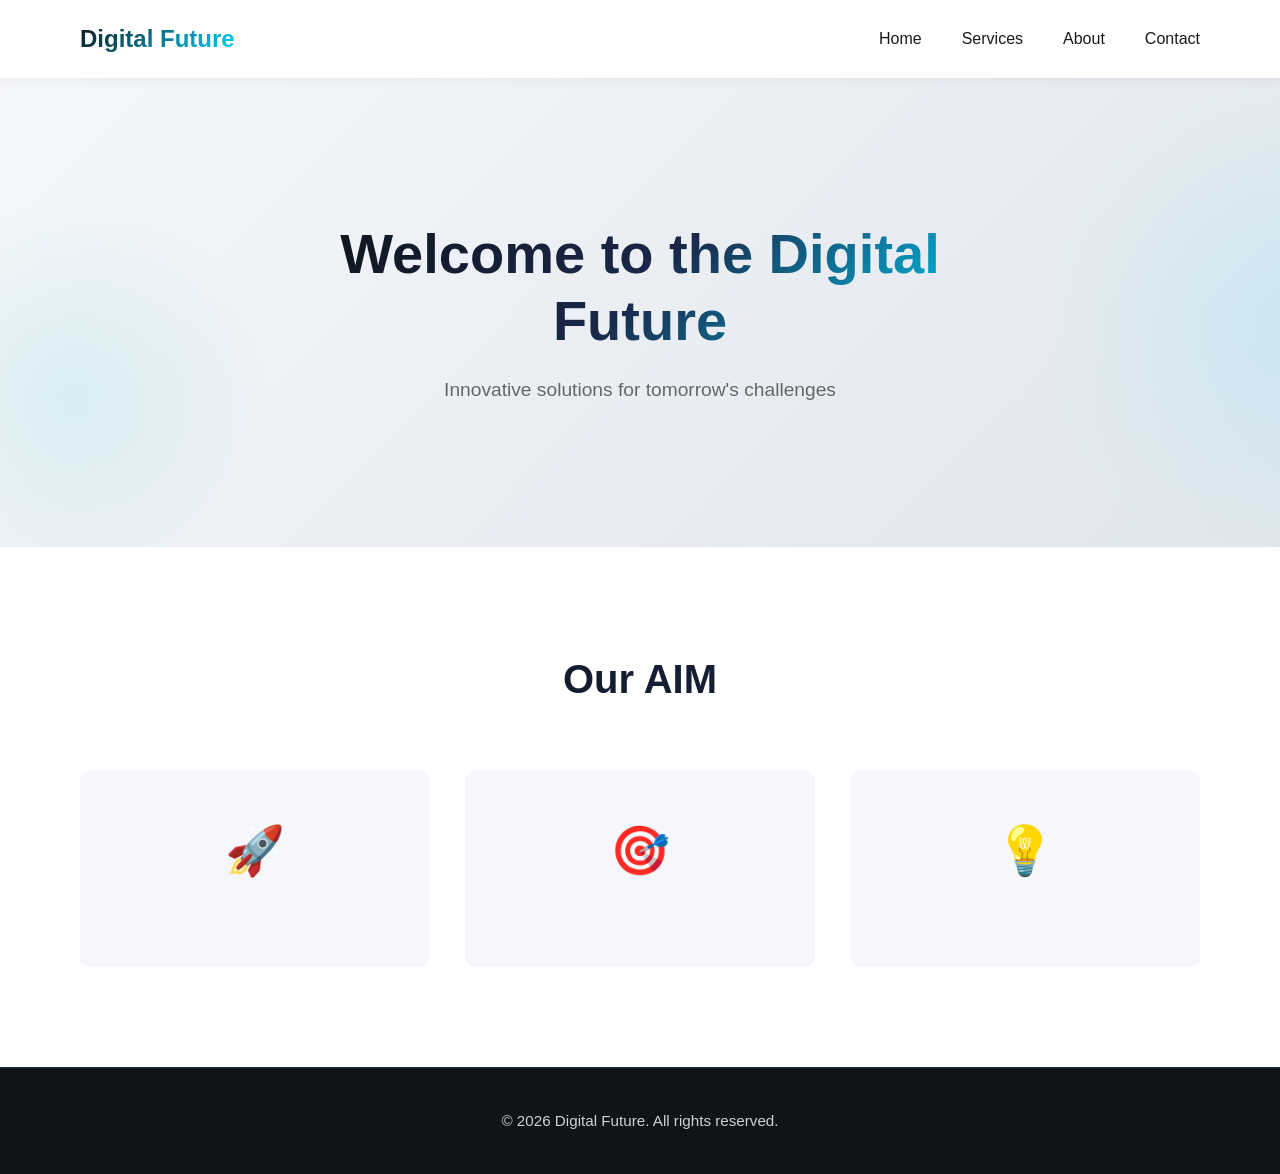
<file: digital-future.html>
<!DOCTYPE html>
<html lang="en">
<head>
    <meta charset="UTF-8">
    <meta name="viewport" content="width=device-width, initial-scale=1.0">
    <title>Digital Future - Modern Innovation</title>
    <link rel="stylesheet" href="Digital Future/style.css">
</head>
<body>
    <!-- Navigation Header -->
    <header class="navbar">
        <div class="container">
            <div class="navbar-content">
                <div class="logo">Digital Future</div>
                <nav class="nav-links" id="nav-menu">
                    <a href="index.html">Home</a>
                    <a href="index.html#work">Services</a>
                    <a href="info.html">About</a>
                    <a href="index.html#contact">Contact</a>
                </nav>
                <div class="hamburger" id="hamburger">
                    <span></span>
                    <span></span>
                    <span></span>
                </div>
            </div>
        </div>
    </header>

    <section id="home" class="hero">
        <div class="container">
            <div class="hero-content">
                <h1>Welcome to the Digital Future</h1>
                <p>Innovative solutions for tomorrow's challenges</p>
            </div>
        </div>
    </section>

    <section id="services" class="services">
        <div class="container">
            <h2>Our AIM</h2>
            <div class="services-grid">
                <div class="service-card">
                    <div class="service-icon">🚀</div>
                    <h3></h3>
                    <p></p>
                </div>
                <div class="service-card">
                    <div class="service-icon">🎯</div>
                    <h3></h3>
                    <p></p>
                </div>
                <div class="service-card">
                    <div class="service-icon">💡</div>
                    <h3></h3>
                    <p></p>
                </div>
            </div>
        </div>
    </section>

    <footer class="footer">
        <div class="container">
            <p>&copy; 2026 Digital Future. All rights reserved.</p>
        </div>
    </footer>

    <script src="Digital Future/script.js"></script>
</body>
</html>
</file>
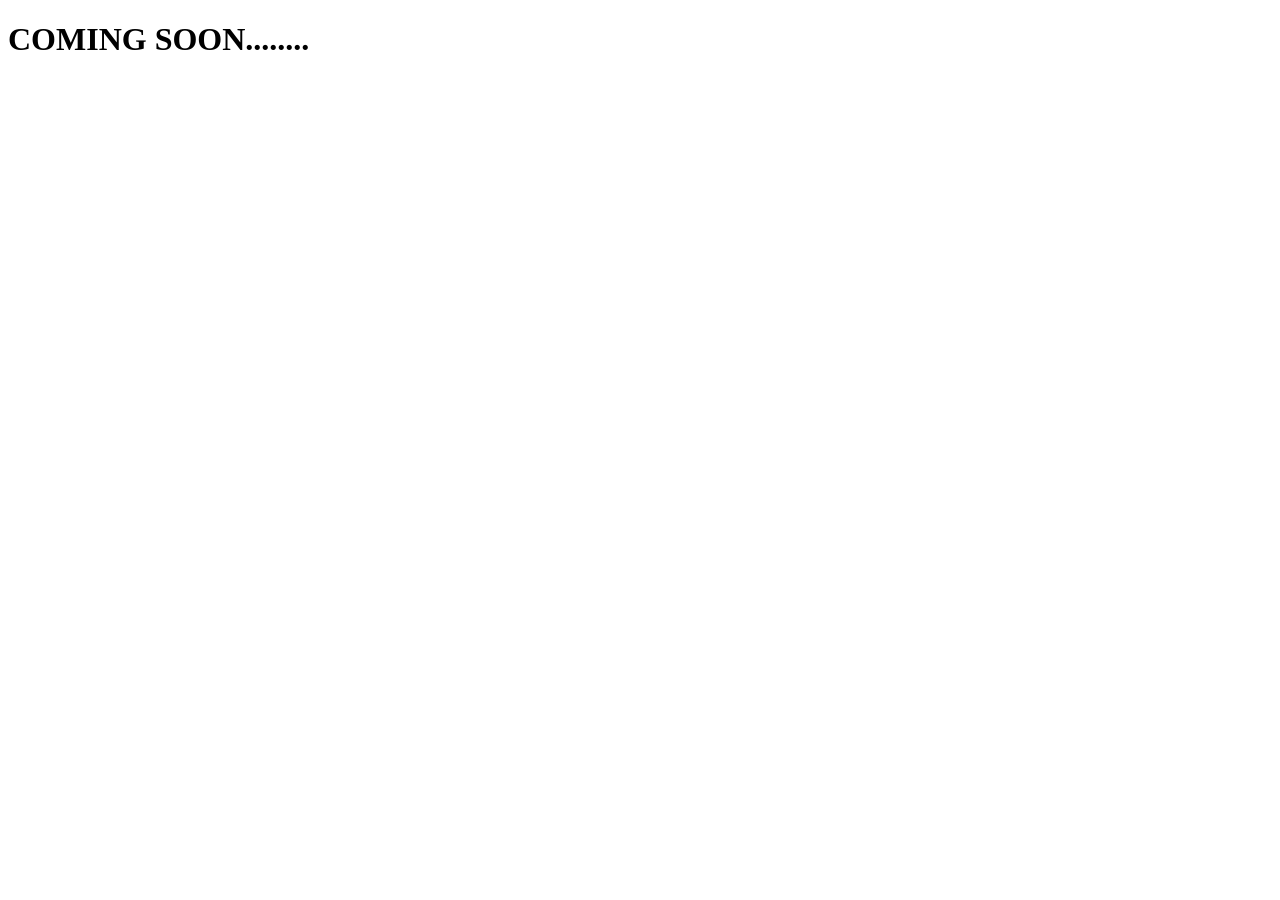
<file: global-reach.html>
<!DOCTYPE html>
<html lang="en">
<head>
    <meta charset="UTF-8">
    <meta name="viewport" content="width=device-width, initial-scale=1.0">
    <title>Global Reach</title>
</head>
<body>
    <h1>COMING SOON........</h1>
</body>
</html>
</file>
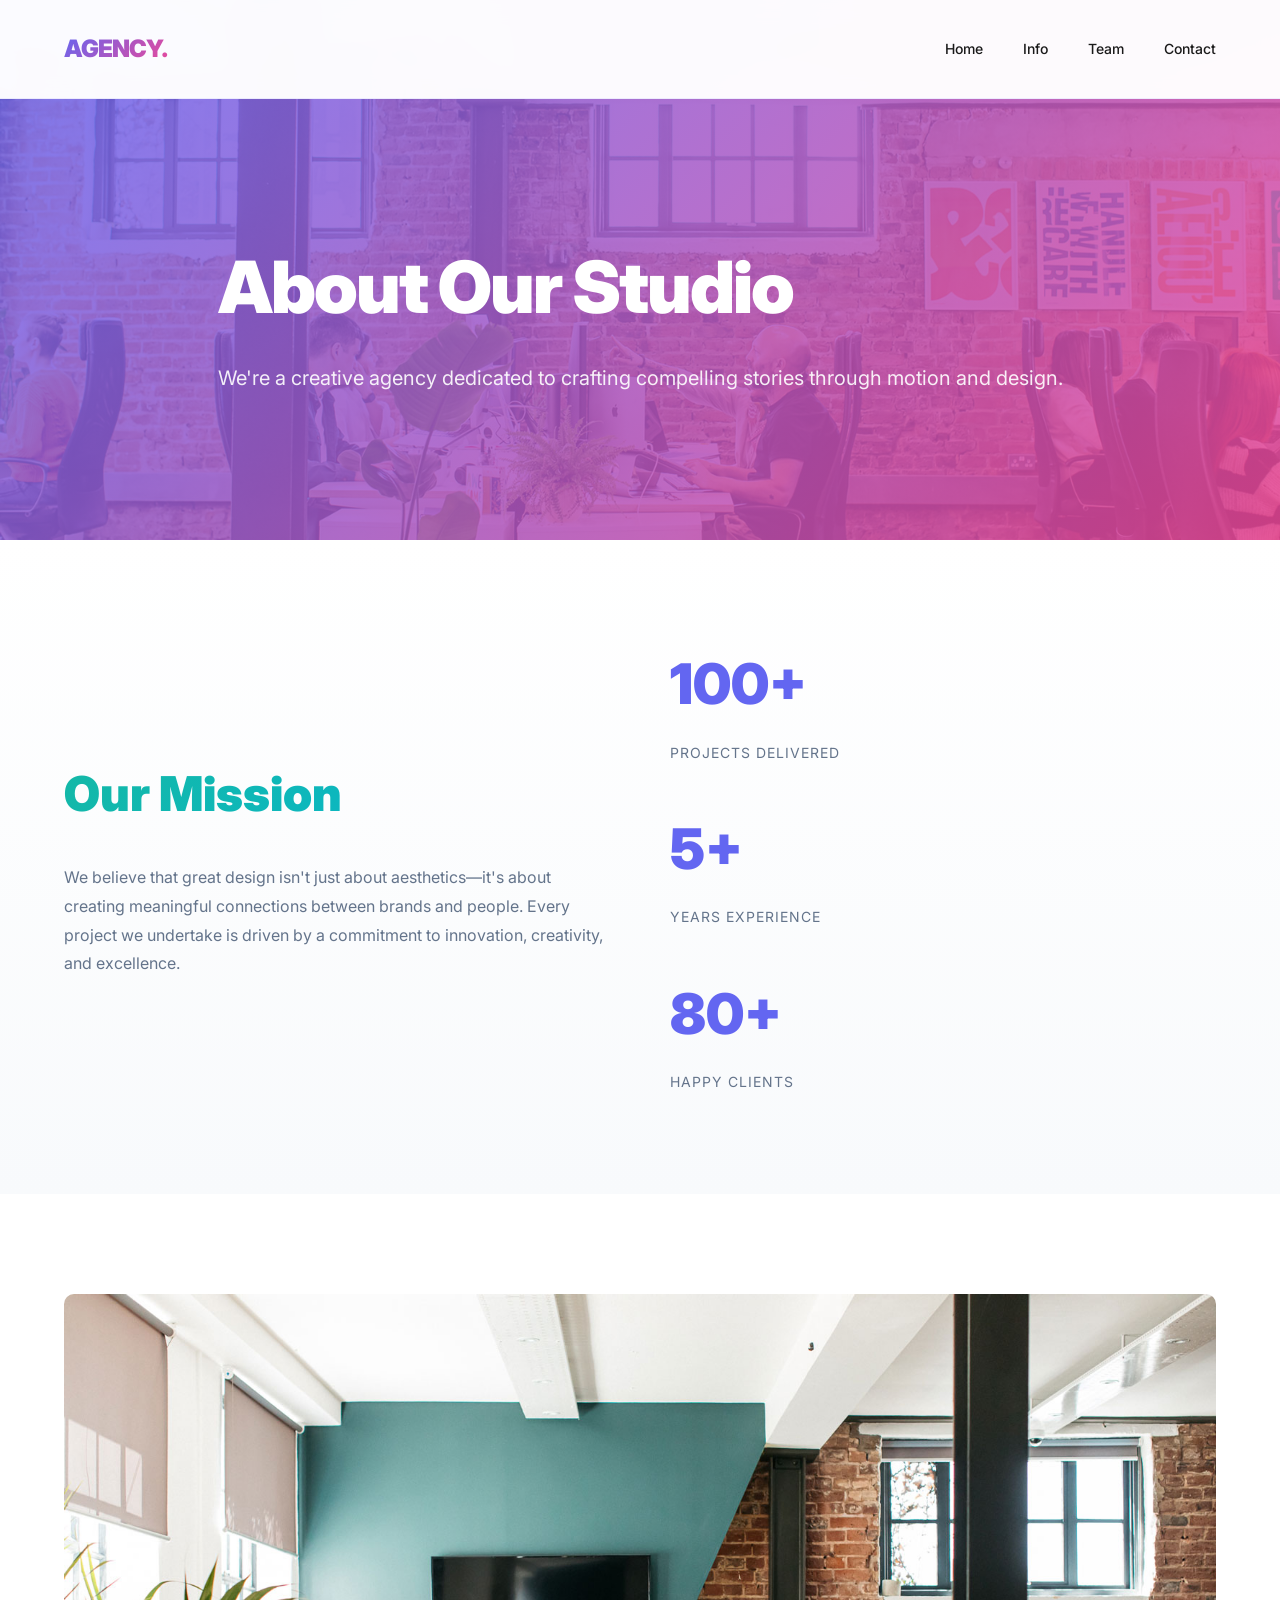
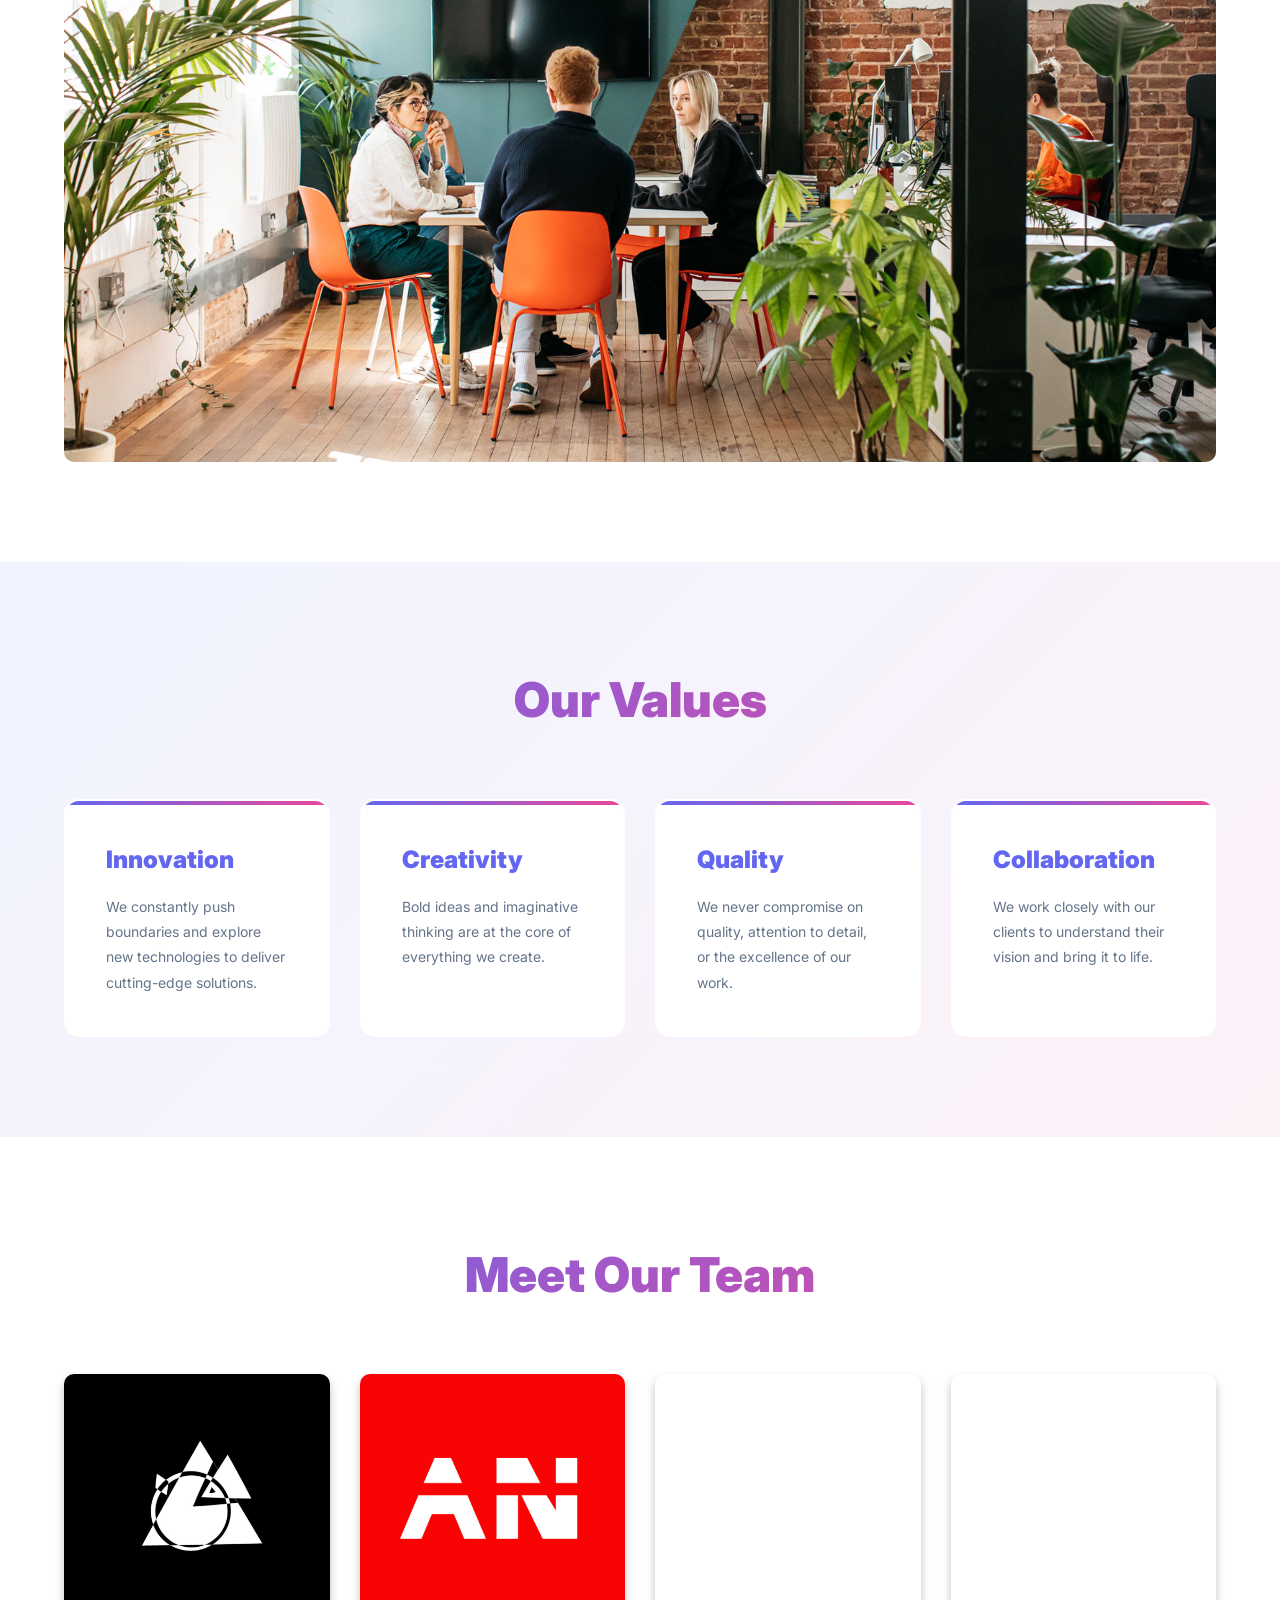
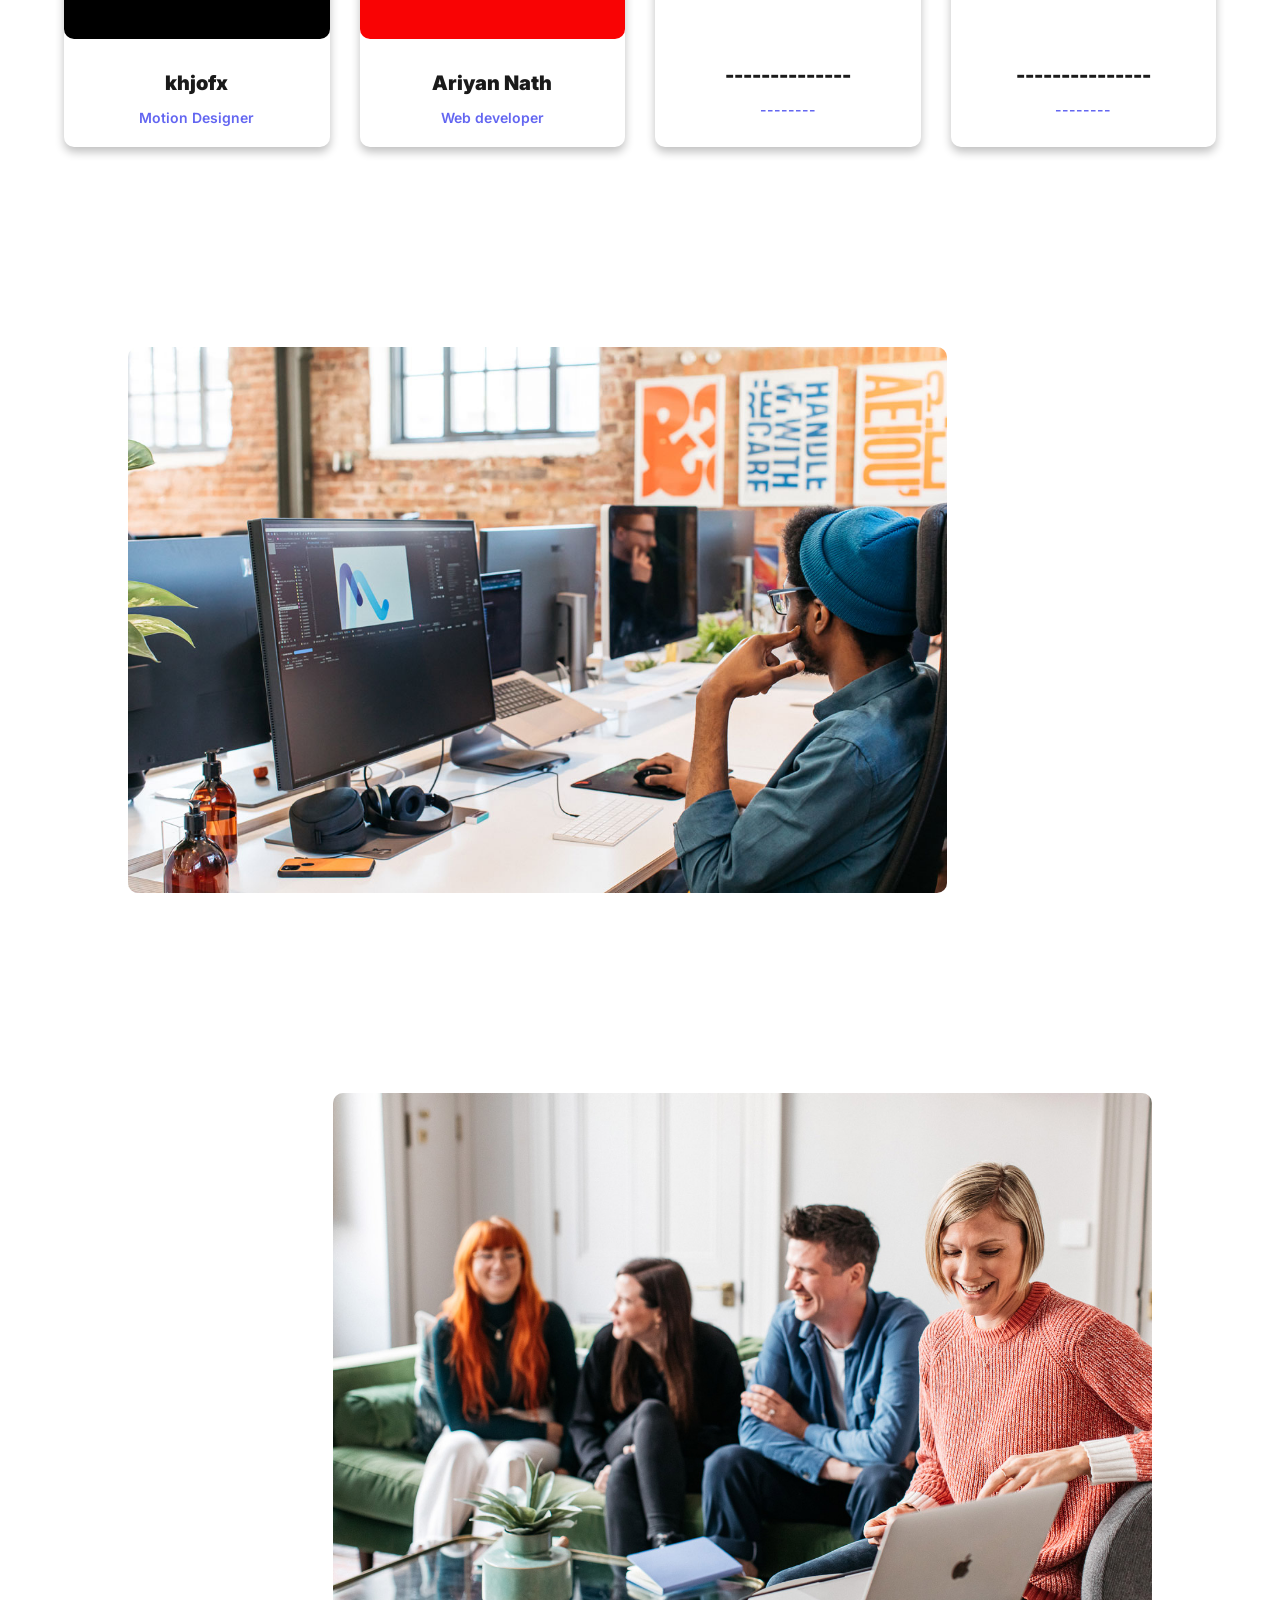
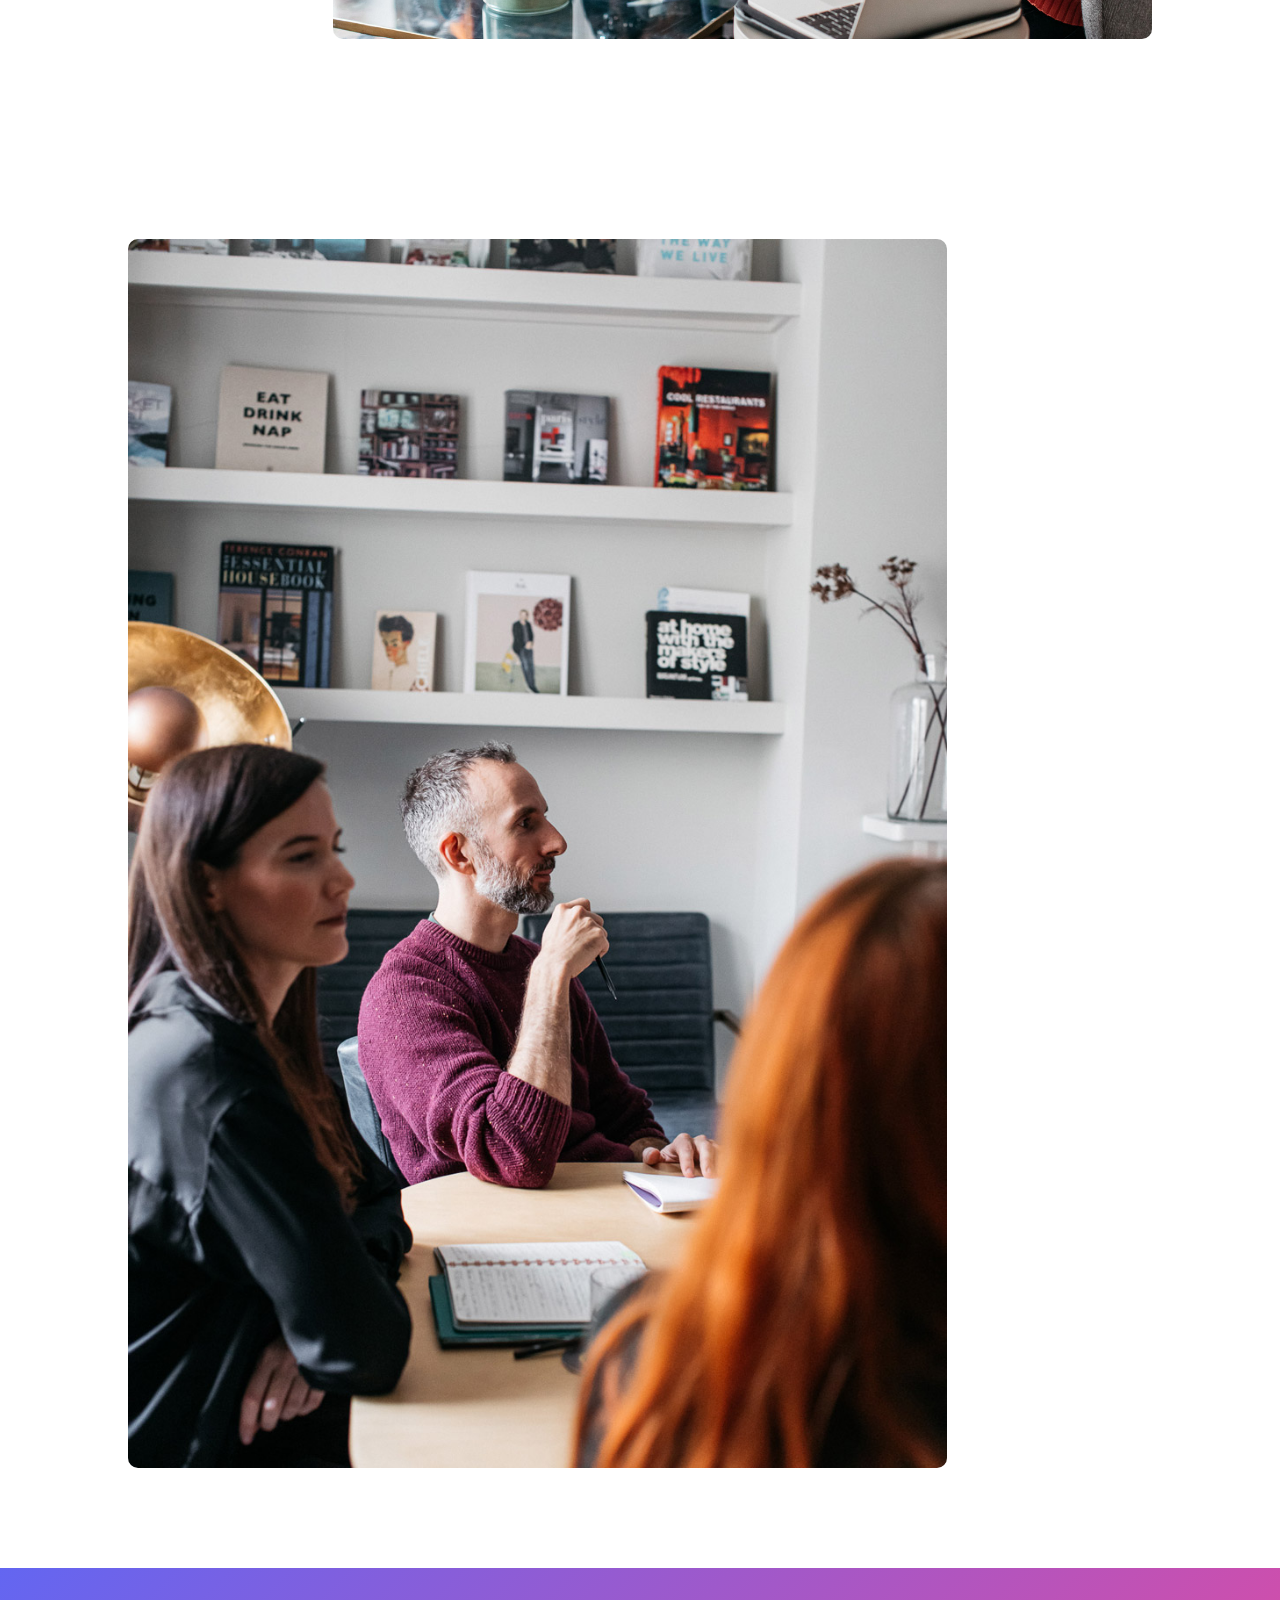
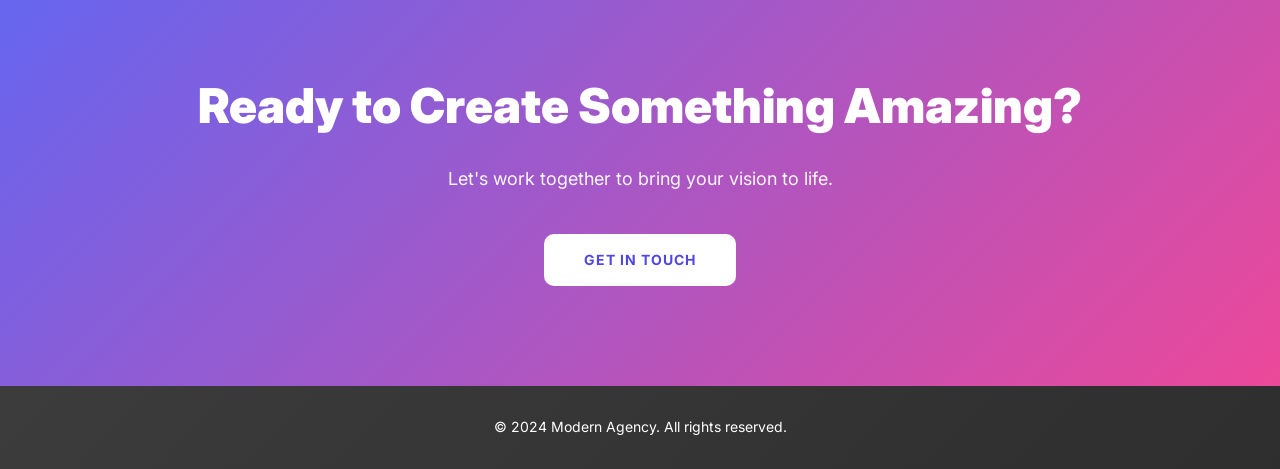
<file: info.html>
<!DOCTYPE html>
<html lang="en">
<head>
    <meta charset="UTF-8">
    <meta name="viewport" content="width=device-width, initial-scale=1.0">
    <title>About | Modern Agency</title>
    <link rel="stylesheet" href="info/style.css">
    <link rel="preconnect" href="https://fonts.googleapis.com">
    <link rel="preconnect" href="https://fonts.gstatic.com" crossorigin>
    <link href="https://fonts.googleapis.com/css2?family=Inter:wght@300;400;700;900&display=swap" rel="stylesheet">
</head>
<body>
    <header>
        <nav>
            <div class="logo">AGENCY.</div>
            <ul class="nav-links">
                <li><a href="index.html">Home</a></li>
                <li><a href="info.html">Info</a></li>
                <li><a href="#team">Team</a></li>
                <li><a href="#contact">Contact</a></li>
            </ul>
            <div class="menu-toggle">
                <span class="bar"></span>
                <span class="bar"></span>
                <span class="bar"></span>
            </div>
        </nav>
    </header>

    <main>
        <section class="hero-about">
            <div class="container">
                <div class="hero-content">
                    <h1>About Our Studio</h1>
                    <p class="hero-subtitle">We're a creative agency dedicated to crafting compelling stories through motion and design.</p>
                </div>
            </div>
        </section>

        <section class="mission">
            <div class="container">
                <div class="mission-content">
                    <div class="mission-text">
                        <h2>Our Mission</h2>
                        <p>We believe that great design isn't just about aesthetics—it's about creating meaningful connections between brands and people. Every project we undertake is driven by a commitment to innovation, creativity, and excellence.</p>
                    </div>
                    <div class="mission-stats">
                        <div class="stat-item">
                            <h3>100+</h3>
                            <p>Projects Delivered</p>
                        </div>
                        <div class="stat-item">
                            <h3>5+</h3>
                            <p>Years Experience</p>
                        </div>
                        <div class="stat-item">
                            <h3>80+</h3>
                            <p>Happy Clients</p>
                        </div>
                    </div>
                </div>
            </div>
        </section>

        <section>
            <img class="hero-image" src="info/h5.jpg" alt="">
        </section>

        <section class="values">
            <div class="container">
                <h2>Our Values</h2>
                <div class="values-grid">
                    <div class="value-card">
                        <h3>Innovation</h3>
                        <p>We constantly push boundaries and explore new technologies to deliver cutting-edge solutions.</p>
                    </div>
                    <div class="value-card">
                        <h3>Creativity</h3>
                        <p>Bold ideas and imaginative thinking are at the core of everything we create.</p>
                    </div>
                    <div class="value-card">
                        <h3>Quality</h3>
                        <p>We never compromise on quality, attention to detail, or the excellence of our work.</p>
                    </div>
                    <div class="value-card">
                        <h3>Collaboration</h3>
                        <p>We work closely with our clients to understand their vision and bring it to life.</p>
                    </div>
                </div>
            </div>
        </section>

        <section id="team" class="team">
            <div class="container">
                <h2>Meet Our Team</h2>
                <div class="team-grid">
                    <div class="team-member">
                        <div class="member-image">
                            <a target="_blank" class="member_link" href="https://www.instagram.com/khjofx">
                                <img class="team-member-image" src="info/khjofx.jpg" alt="">
                            </a>
                        </div>
                        <h3>khjofx</h3>
                        <p>Motion Designer</p>
                    </div>
                    <div class="team-member">
                        <div class="member-image">
                            <a target="_blank" class="member_link" href="https://ariyannath-prog.github.io/My-portfolio/">
                            <img class="team-member-image" src="info/ari.jpeg" alt="">
                            </a>
                        </div>
                        <h3>Ariyan Nath</h3>
                        <p>Web developer</p>
                    </div>
                    <div class="team-member">
                        <div class="member-image"></div>
                        <h3>--------------</h3>
                        <p>--------</p>
                    </div>
                    <div class="team-member">
                        <div class="member-image"></div>
                        <h3>---------------</h3>
                        <p>--------</p>
                    </div>
                </div>
            </div>
        </section>

        <section id="team-image-main">
            <img class="team-image1" src="info/h2.jpg" alt="">
        </section>

        <section id="team-image-main">
            <img class="team-image2" src="info/h3.jpg" alt="">
        </section>

        <section id="team-image-main">
            <img class="team-image3" src="info/h4.jpg" alt="">
        </section>

        <section id="contact" class="cta-section">
            <div class="container">
                <h2>Ready to Create Something Amazing?</h2>
                <p>Let's work together to bring your vision to life.</p>
                <a href="#contact" class="btn btn-primary">Get In Touch</a>
            </div>
        </section>
    </main>

    <footer>
        <div class="container">
            <p>&copy; 2024 Modern Agency. All rights reserved.</p>
        </div>
    </footer>

    <script src="info/script.js"></script>
</body>
</html>
</file>
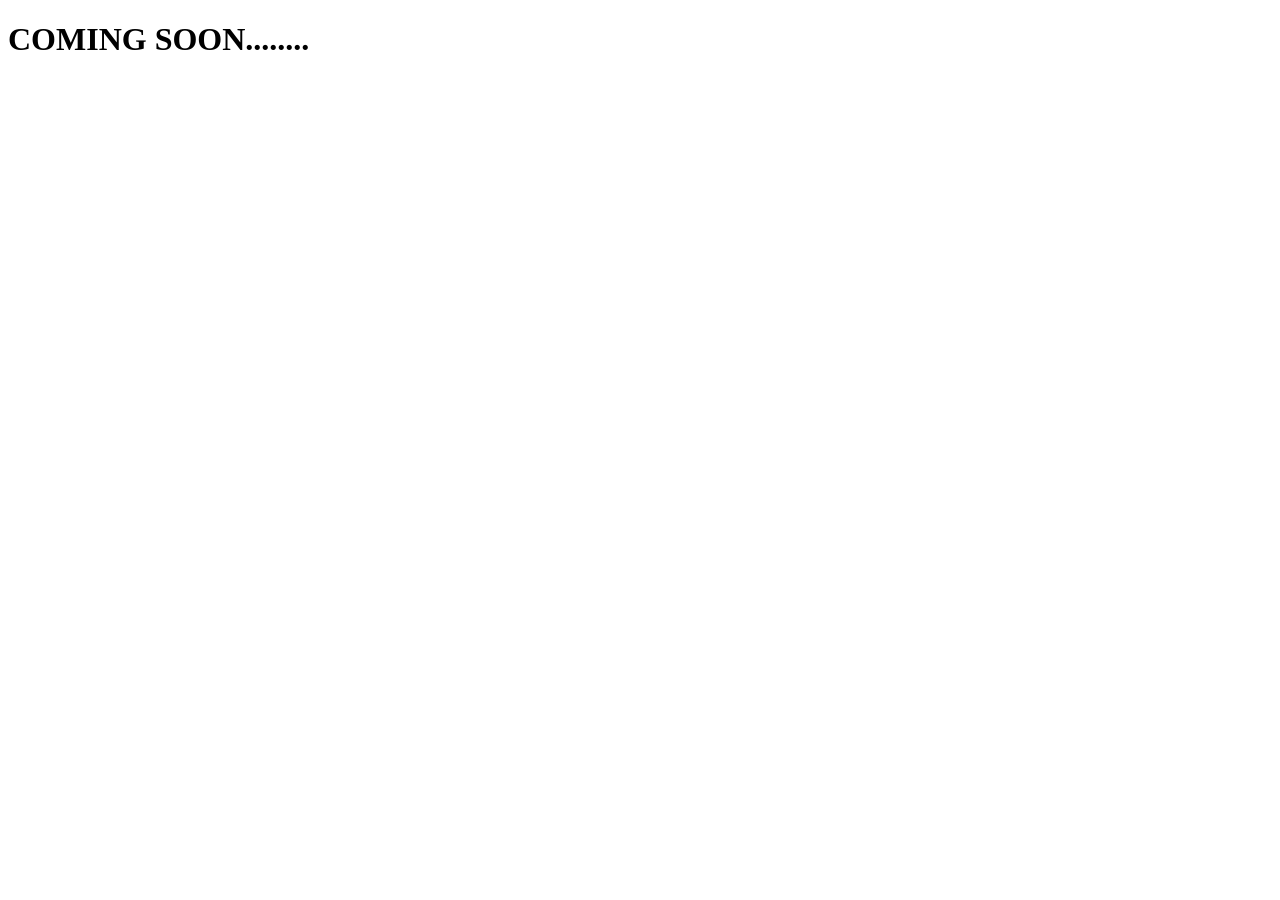
<file: vision.html>
<!DOCTYPE html>
<html lang="en">
<head>
    <meta charset="UTF-8">
    <meta name="viewport" content="width=device-width, initial-scale=1.0">
    <title>Vision</title>
</head>
<body>
    <h1>COMING SOON........</h1>
</body>
</html>
</file>
<file: style.css>
:root {
    --bg-color: #ffffff;
    --text-color: #1a1a1a;
    --accent-color: #000000;
    --muted-color: #666666;
    --grid-gap: 30px;
    --container-padding: 0 5%;
}

* {
    margin: 0;
    padding: 0;
    box-sizing: border-box;
}

body {
    font-family: 'Inter', sans-serif;
    background-color: var(--bg-color);
    color: var(--text-color);
    line-height: 1.6;
    overflow-x: hidden;
}

a {
    text-decoration: none;
    color: inherit;
    transition: opacity 0.3s ease;
}

ul {
    list-style: none;
}

.container {
    max-width: 1400px;
    margin: 0 auto;
    padding: var(--container-padding);
}

/* Header & Nav */
header {
    position: fixed;
    top: 0;
    left: 0;
    width: 100%;
    z-index: 1000;
    padding: 30px 0;
    transition: all 0.4s cubic-bezier(0.16, 1, 0.3, 1);
}

header.scrolled {
    padding: 15px 0;
    background: rgba(255, 255, 255, 0.95);
    backdrop-filter: blur(10px);
    border-bottom: 1px solid #eee;
}

nav {
    display: flex;
    justify-content: space-between;
    align-items: center;
    padding: var(--container-padding);
}

.logo {
    font-weight: 900;
    font-size: 1.5rem;
    letter-spacing: -1px;
}

.nav-links {
    display: flex;
    gap: 40px;
}

.nav-links a {
    font-weight: 400;
    font-size: 0.9rem;
    text-transform: uppercase;
    letter-spacing: 1px;
}

.nav-links a:hover {
    opacity: 0.5;
}

/* Hero Section */
.hero {
    height: 100vh;
    display: flex;
    align-items: center;
    padding-top: 45vmax;
    padding-bottom: 30vmax;
}

.hero h1 {
    font-size: clamp(3rem, 8vw, 6rem);
    font-weight: 900;
    line-height: 1;
    margin-bottom: 30px;
    letter-spacing: -2px;
}

.hero h1 span {
    color: var(--muted-color);
    font-style: italic;
}

.hero-sub {
    font-size: 1.25rem;
    max-width: 600px;
    margin-bottom: 40px;
    color: var(--muted-color);
}

.btn {
    display: inline-block;
    padding: 15px 35px;
    background: var(--accent-color);
    color: #fff;
    border-radius: 50px;
    font-weight: 600;
    transition: transform 0.3s ease, background 0.3s ease;
}

.btn:hover {
    transform: translateY(-5px);
    background: #333;
}

/* Work Section */
.work {
    padding-top: 20vmin;
    padding-bottom: 20vmin;
}

.section-header {
    margin-bottom: 60px;
}

.section-header h2 {
    font-size: 2.5rem;
    font-weight: 700;
}

.work-grid {
    display: grid;
    grid-template-columns: repeat(2, 1fr);
    gap: var(--grid-gap);
}

.work-item {
    cursor: pointer;
    margin-bottom: 40px;
}

.work-image {
    width: 100%;
    aspect-ratio: 16/10;
    margin-bottom: 20px;
    transition: transform 0.6s cubic-bezier(0.16, 1, 0.3, 1);
    overflow: hidden;
    border-radius: 10px;
}

.work-item:hover .work-image {
    transform: scale(0.98);
}

.work-info h3 {
    font-size: 1.2rem;
    font-weight: 700;
    margin-bottom: 5px;
    border-radius: 10px;
}

.work-info p {
    font-size: 0.9rem;
    color: var(--muted-color);
}

/* Modern White Footer */
footer {
    background-color: #ffffff;
    color: var(--text-color);
}

footer .footer-container {
    display: flex;
    justify-content: space-between;
    align-items: flex-start;
    flex-wrap: wrap;
    max-width: 1400px;
    margin: 0 auto;
    padding: var(--container-padding);
    gap: 48px;
}

footer .footer-left .footer-logo {
    font-weight: 900;
    font-size: 1.8rem;
    letter-spacing: -1px;
    margin-bottom: 16px;
}

footer .footer-left p {
    max-width: 260px;
    font-size: 0.9rem;
    color: var(--muted-color);
}

footer .footer-links-group {
    display: flex;
    gap: 56px;
    flex-wrap: wrap;
}

footer .footer-column {
    min-width: 140px;
}

footer .footer-column h3 {
    font-size: 0.85rem;
    font-weight: 700;
    margin-bottom: 16px;
    color: var(--accent-color);
    text-transform: uppercase;
    letter-spacing: 0.08em;
}

footer .footer-column ul {
    list-style: none;
    padding: 0;
}

footer .footer-column ul li {
    margin-bottom: 8px;
}

footer .footer-column ul li a {
    font-size: 0.9rem;
    color: var(--muted-color);
    position: relative;
    padding-bottom: 2px;
    transition: color 0.25s ease, opacity 0.25s ease;
}

footer .footer-column ul li a::after {
    content: "";
    position: absolute;
    left: 0;
    bottom: 0;
    width: 0;
    height: 1px;
    background-color: var(--accent-color);
    transition: width 0.25s ease;
}

footer .footer-column ul li a:hover {
    color: var(--accent-color);
    opacity: 1;
}

footer .footer-column ul li a:hover::after {
    width: 100%;
}

footer .footer-bottom {
    text-align: center;
    margin-top: 48px;
    padding-top: 24px;
    border-top: 1px solid #f0f0f0;
    font-size: 0.8rem;
    color: var(--muted-color);
}

/* Footer: responsive */
@media (max-width: 900px) {
    footer {
        padding: 40px 0 24px; /* less vertical padding */
    }

    footer .footer-container {
        flex-direction: column;
        align-items: flex-start;
        gap: 20px; /* tighter gaps */
    }

    footer .footer-links-group {
        width: 100%;
        justify-content: flex-start;
        gap: 20px;
    }

    footer .footer-bottom {
        margin-top: 24px;
        padding-top: 16px;
    }
}

@media (max-width: 600px) {
    footer {
        padding: 28px 0 18px; /* even smaller on small phones */
    }

    footer .footer-container {
        align-items: flex-start;
        text-align: left;
        gap: 16px;
    }

    footer .footer-left,
    footer .footer-links-group,
    footer .footer-column {
        width: 100%;
    }

    /* Make footer list items horizontal on mobile */
    footer .footer-column ul {
        display: flex;
        flex-direction: column; /* stack items vertically */
        justify-content: flex-start;
        align-items: flex-start;
        gap: 4px;
        text-align: left;
    }

    footer .footer-links-group {
        flex-direction: column;
        align-items: center;
        gap: 14px;
    }

    footer .footer-column {
        min-width: 0;
    }

    footer .footer-column h3 {
        font-size: 0.8rem;
        margin-bottom: 6px;
    }

    footer .footer-column ul li {
        margin-bottom: 0;
    }

    footer .footer-column ul li a {
        font-size: 0.8rem;
    }

    footer .footer-bottom {
        margin-top: 18px;
        padding-top: 12px;
        font-size: 0.75rem;
    }
}


#intro_video{
    max-width: 100%;
    border-radius: 6px;
}

.work_image{
    max-width: 100%;
    border-radius: 10px;
}
#tag_line{
    padding-top: 20vmin;
    padding-bottom: 20vmin;
    display: flex;
}
#tag_container{
    margin-left: auto;
    margin-right: auto;
    font-size: 4vmax;
    font-family: Impact;
}

#upper_line{
    color: black;
}

#lower_line{
    color: rgba(0, 60, 255, 0.863);
}

#team{
    background-color: #f8f8f8;
    padding-top: 20vmin;
    padding-bottom: 20vmin;
}

#view_team{
    text-align: right;
    width: 85%;      
    display: block;  
    margin: 0 auto; 
    color: #5b5b5b;
    font-family: 'Courier New', Courier, monospace;
    font-size: 2.5vmin;
}

#view_team:hover{
    cursor: pointer;
    text-align: right;
    width: 85%;      
    display: block;  
    margin: 0 auto; 
    color: #000000;
}

#review{
    font-family: Apple Chancery;
    font-size: 3vmin;
    padding-top: 20vmin;
    padding-bottom: 20vmin;
    background-color: #f8f8f8;
}

#desc_review{
    text-align: center;
    margin-left: 10vmin;
    margin-right: 10vmin;
    max-width: 100%;
}

#name_review{
    margin-left: 10vmin;
    margin-right: 10vmin;
    text-align: right;
    max-width: 100%;
}

.line{
    width: 90%;
    border: 0.5px solid rgba(196, 196, 196, 0.373);
    display: flex;
    justify-content: center; 
    align-items: center;
    margin: 0 auto;
}

#team_image_2 {
    width: 85%;      
    display: block;  
    margin: 0 auto; 
    border-radius: 10px;
}

/* Responsive */
@media (max-width: 768px) {
    .work-grid {
        grid-template-columns: 1fr;
    }

    .hero h1 {
        font-size: 3.5rem;
    }
}

.project_section{
    padding-top: 20vmin;
    padding-bottom: 20vmin;
    display: flex;
    max-width: 100%;
    background-color: #484848;
    color: #eee;
}

.main_project{
    width: 85%;
    margin-left: auto;
    margin-right: auto;
}

.project_text{
    font-size: 4vmax;
    font-family: Big Caslon;
}

.button {
         display: flex;
         flex-direction: column;
         align-items: flex-end;
     }
    
     .project_button {
        padding: 2vmin 4vmin;
        background-color: rgb(138, 138, 138);
        border-radius: 50px;
        color: white;
        text-decoration: none;
        margin-top: 20px;
        border: none;
    }

     .project_button:hover {
        box-shadow: 2px 2px 5px #000000;
        padding: 2vmin 4vmin;
        background-color: rgba(106, 131, 255, 0.93);
        border-radius: 50px;
        color: rgb(0, 0, 0);
        text-decoration: none;
        transition: 0.5s;
    }

/* Hamburger Menu Toggle */
.menu-toggle {
    display: none; /* Hidden by default on desktop */
    flex-direction: column;
    justify-content: space-between;
    width: 30px;
    height: 20px;
    cursor: pointer;
    z-index: 1001; /* Above mobile menu */
    background: none;
    border: none;
    padding: 0;
}

.menu-toggle .bar {
    width: 100%;
    height: 2px;
    background-color: var(--text-color);
    transition: all 0.3s ease-in-out;
}

/* Animation for menu-toggle */
.menu-toggle.active .bar:nth-child(2) {
    opacity: 0;
}

.menu-toggle.active .bar:nth-child(1) {
    transform: translateY(9px) rotate(45deg);
}

.menu-toggle.active .bar:nth-child(3) {
    transform: translateY(-9px) rotate(-45deg);
}

/* Mobile Navigation Menu */
.nav-menu {
    position: fixed;
    top: 0;
    right: 0;
    width: 100%; /* Full width for mobile menu */
    height: 75vh; /* 75% of screen height */
    background-color: var(--bg-color);
    display: flex;
    justify-content: center;
    align-items: center;
    transform: translateY(-100%); /* Hidden by default - slide from top */
    transition: transform 0.4s cubic-bezier(0.25, 0.46, 0.45, 0.94);
    z-index: 1000;
    opacity: 1;
    pointer-events: none; /* Prevent interaction when hidden */
    box-shadow: 0 4px 12px rgba(0, 0, 0, 0.1); /* Add subtle shadow */
}

.nav-menu.active {
    transform: translateY(0); /* Show menu - slide down */
    pointer-events: all; /* Allow interaction when active */
}

.nav-menu .nav-links-mobile {
    display: flex;
    flex-direction: column;
    text-align: center;
    gap: 30px;
}

.nav-menu .nav-links-mobile li a {
    font-size: 1.8rem; /* Larger font size for mobile links */
    padding: 10px 0;
    display: block;
}

/* Responsive adjustments for navigation */
@media (max-width: 768px) {
    .nav-links { /* Hide desktop navigation */
        display: none;
    }

    .menu-toggle {
        display: flex; /* Show hamburger on mobile */
        width: 24px;
        height: 16px;
    }

    .menu-toggle .bar {
        height: 1.5px;
    }

    .menu-toggle.active .bar:nth-child(1) {
        transform: translateY(7.5px) rotate(45deg);
    }

    .menu-toggle.active .bar:nth-child(3) {
        transform: translateY(-7.5px) rotate(-45deg);
    }

    .nav-menu .nav-links-mobile li a {
        font-size: 1.3rem; /* Smaller font size for mobile links */
        padding: 8px 0;
    }

    .nav-menu .nav-links-mobile {
        gap: 25px;
    }
}

#contact{
    padding-top: 20vmin;
    padding-bottom: 3vmin;
}
</file>
<file: Brand Evolution/style.css>
* {
  margin: 0;
  padding: 0;
  box-sizing: border-box;
}

:root {
  --coral: #ff8360;
  --lime: #e8e288;
  --green: #7dce82;
  --cyan: #3cdbd3;
  --bright-cyan: #00fff5;
  --light-bg: #f9faff;
  --light-secondary: #ffffff;
  --text-dark: #0f172a;
  --text-muted: #64748b;
  --glass-bg: rgba(255, 255, 255, 0.65);
  --shadow-soft: 0 8px 32px rgba(31, 38, 135, 0.12);
}

html {
  scroll-behavior: smooth;
}

body {
  background: var(--light-bg);
  font-family: system-ui, -apple-system, BlinkMacOSystemFont, 'Segoe UI', Roboto, sans-serif;
  color: var(--text-dark);
  line-height: 1.6;
}

.navbar {
  position: fixed;
  top: 0;
  width: 100%;
  padding: 1.2rem 5vw;
  display: flex;
  justify-content: flex-end;
  align-items: center;
  background: var(--glass-bg);
  backdrop-filter: blur(16px);
  -webkit-backdrop-filter: blur(16px);
  border-bottom: 1px solid rgba(255,255,255,0.18);
  z-index: 1000;
}

.hamburger {
  background: none;
  border: none;
  cursor: pointer;
  display: flex;
  flex-direction: column;
  gap: 6px;
  padding: 10px;
  transition: transform 0.3s ease;
}

.hamburger:hover { transform: scale(1.08); }

.hamburger span {
  width: 28px;
  height: 3px;
  background: linear-gradient(90deg, black, var(--bright-cyan));
  border-radius: 2px;
  transition: all 0.35s ease;
}

.hamburger.active span:nth-child(1) { transform: rotate(45deg) translate(5px, 8px); }
.hamburger.active span:nth-child(2) { opacity: 0; transform: translateX(-10px); }
.hamburger.active span:nth-child(3) { transform: rotate(-45deg) translate(5px, -8px); }

.nav-menu {
  position: absolute;
  top: 100%;
  right: 4vw;
  background: rgba(255, 255, 255, 0.906);
  backdrop-filter: blur(16px);
  border-radius: 16px;
  overflow: hidden;
  max-height: 0;
  width: 240px;
  transition: max-height 0.4s cubic-bezier(0.16, 1, 0.3, 1);
  box-shadow: var(--shadow-soft);
}

.nav-menu.active {
  max-height: 400px;
}

.nav-menu a {
  display: block;
  padding: 1rem 1.6rem;
  color: var(--text-dark);
  text-decoration: none;
  font-weight: 500;
  transition: all 0.3s ease;
}

.nav-menu a:hover {
  background: rgba(255,131,96,0.1);
  color: var(--bright-cyan);
  padding-left: 2rem;
}

.hero {
  min-height: 80vh;
  display: grid;
  place-items: center;
  text-align: center;
  padding: 6rem 5vw 4rem;
  background: linear-gradient(135deg, var(--light-bg) 0%, rgba(0,255,245,0.04) 100%);
}

.hero-title {
  font-size: clamp(3.5rem, 12vw, 9rem);
  font-weight: 800;
  background: linear-gradient(90deg, black, var(--bright-cyan));
  -webkit-background-clip: text;
  background-clip: text;
  -webkit-text-fill-color: transparent;
  line-height: 0.95;
  margin-bottom: 0.8rem;
}

.hero-subtitle {
  font-size: clamp(1.3rem, 4vw, 2.2rem);
  color: var(--text-muted);
  font-weight: 400;
  max-width: 42ch;
  margin: 0 auto;
}

.hero-visual {
  padding: 0 5vw 6rem;
  text-align: center;
}

#hero-gif {
  width: 100%;
  
  border-radius: 20px;
  box-shadow: 0 20px 60px rgba(0,0,0,0.08);
  display: block;
  margin: 0 auto;
}

.container {
  width: 90%;
  max-width: 1280px;
  margin: 0 auto;
  padding: 0 1rem;
}

.section {
  padding: 6rem 0;
}

.section-title {
  font-size: clamp(2.4rem, 6vw, 4.5rem);
  font-weight: 700;
  text-align: center;
  margin-bottom: 3rem;
  background: linear-gradient(90deg, black, var(--cyan));
  -webkit-background-clip: text;
  -webkit-text-fill-color: transparent;
}

.section-text {
  font-size: clamp(1.2rem, 2.5vw, 1.5rem);
  color: var(--text-muted);
  text-align: center;
  max-width: 65ch;
  margin: 0 auto 3rem;
}

.features-grid {
  display: grid;
  grid-template-columns: 1fr;
  gap: 2rem;
}

.feature-item {
  padding: 2.2rem;
  border-radius: 20px;
  background: var(--glass-bg);
  backdrop-filter: blur(12px);
  border: 1px solid rgba(255,255,255,0.25);
  box-shadow: var(--shadow-soft);
  transition: all 0.35s ease;
}

.feature-item:hover {
  transform: translateY(-12px);
  box-shadow: 0 25px 60px rgba(0,0,0,0.1);
}

.feature-item h3 {
  color: var(--coral);
  font-size: 1.5rem;
  margin-bottom: 1rem;
}

.footer {
  padding: 5rem 5vw 3rem;
  text-align: center;
  border-top: 1px solid rgba(0,255,245,0.08);
  background: linear-gradient(to top, rgba(0,255,245,0.03), transparent);
}

.footer-content p {
  color: var(--text-muted);
  margin: 0.6rem 0;
}

.footer-content p:first-child {
  color: var(--bright-cyan);
  font-weight: 600;
}

@media (min-width: 640px) {
  .features-grid { grid-template-columns: repeat(2, 1fr); }
}

@media (min-width: 940px) {
  .navbar { padding: 1.8rem 6vw; }
  .features-grid { grid-template-columns: repeat(4, 1fr); gap: 2.5rem; }
  .section { padding: 10rem 0; }
}

.demo-gif {
  display: flex;
  flex-wrap: wrap;
  justify-content: center;
  align-items: center;
  gap: 2rem;
  padding: 4rem 2rem;
  width: 100%;
}

.demo-gif-2 {
  flex: 1;
  min-width: 280px;
  max-width: 500px;
  width: 100%;
  height: auto;
  border-radius: 16px;
  box-shadow: 0 20px 60px rgba(0, 0, 0, 0.08);
  transition: transform 0.3s ease, box-shadow 0.3s ease;
}

.demo-gif-2:hover {
  transform: translateY(-8px);
  box-shadow: 0 28px 80px rgba(0, 0, 0, 0.12);
}

@media (max-width: 768px) {
  .demo-gif {
    flex-direction: column;
    gap: 1.5rem;
    padding: 3rem 1rem;
  }
  
  .demo-gif-2 {
    min-width: 100%;
    max-width: 100%;
  }
}

@media (max-width: 480px) {
  .demo-gif {
    gap: 1rem;
    padding: 2rem 1rem;
  }
}

#big-img{
    width: 100%;
    border-radius: 5px;
}
</file>
<file: Digital Future/style.css>
/* ==================== COLOR SCHEME ==================== */
:root {
    --primary-dark: #0F1419;
    --primary-blue: #1a2749;
    --accent-cyan: #00D9FF;
    --accent-teal: #00BCD4;
    --white: #FFFFFF;
    --light-gray: #F5F7FA;
    --medium-gray: #E0E6ED;
    --text-dark: #1a1a1a;
    --text-light: #666666;
}

/* ==================== RESET & BASE ==================== */
* {
    margin: 0;
    padding: 0;
    box-sizing: border-box;
}

html {
    scroll-behavior: smooth;
}

body {
    font-family: 'Segoe UI', Tahoma, Geneva, Verdana, sans-serif;
    background-color: var(--white);
    color: var(--text-dark);
    line-height: 1.6;
    overflow-x: hidden;
}

/* ==================== TYPOGRAPHY ==================== */
h1, h2, h3 {
    font-weight: 700;
    margin-bottom: 20px;
    color: var(--primary-dark);
}

h1 {
    font-size: 3.5rem;
    line-height: 1.2;
}

h2 {
    font-size: 2.5rem;
    text-align: center;
    margin-bottom: 50px;
    background: linear-gradient(135deg, var(--primary-dark) 0%, var(--primary-blue) 100%);
    -webkit-background-clip: text;
    -webkit-text-fill-color: transparent;
    background-clip: text;
}

h3 {
    font-size: 1.5rem;
}

p {
    color: var(--text-light);
    font-size: 1rem;
    line-height: 1.7;
}

/* ==================== CONTAINER ==================== */
.container {
    max-width: 1200px;
    margin: 0 auto;
    padding: 0 30px;
}

/* ==================== NAVIGATION ==================== */
.navbar {
    position: fixed;
    top: 0;
    left: 0;
    width: 100%;
    background: var(--white);
    box-shadow: 0 2px 10px rgba(0, 0, 0, 0.05);
    z-index: 1000;
    padding: 20px 0;
    transition: all 0.3s ease;
}

.navbar-content {
    display: flex;
    justify-content: space-between;
    align-items: center;
}

.logo {
    font-size: 1.5rem;
    font-weight: 700;
    background: linear-gradient(135deg, var(--primary-dark) 0%, var(--accent-cyan) 100%);
    -webkit-background-clip: text;
    -webkit-text-fill-color: transparent;
    background-clip: text;
}

.nav-links {
    display: flex;
    gap: 40px;
    list-style: none;
}

.nav-links a {
    color: var(--text-dark);
    text-decoration: none;
    font-weight: 500;
    transition: color 0.3s ease;
    position: relative;
}

.nav-links a::after {
    content: '';
    position: absolute;
    bottom: -5px;
    left: 0;
    width: 0;
    height: 2px;
    background: var(--accent-cyan);
    transition: width 0.3s ease;
}

.nav-links a:hover::after {
    width: 100%;
}

/* ==================== HAMBURGER BUTTON ==================== */
.hamburger {
    display: none;
    flex-direction: column;
    cursor: pointer;
    gap: 6px;
    z-index: 1001;
}

.hamburger span {
    width: 25px;
    height: 3px;
    background: var(--primary-dark);
    border-radius: 2px;
    transition: all 0.3s ease;
    display: block;
}

.hamburger.active span:nth-child(1) {
    transform: rotate(45deg) translate(10px, 10px);
}

.hamburger.active span:nth-child(2) {
    opacity: 0;
}

.hamburger.active span:nth-child(3) {
    transform: rotate(-45deg) translate(7px, -7px);
}

@media (max-width: 767px) {
    .hamburger {
        display: flex;
    }

    .nav-links {
        position: absolute;
        top: 70px;
        left: 0;
        right: 0;
        background: var(--white);
        flex-direction: column;
        gap: 0;
        padding: 20px;
        box-shadow: 0 4px 12px rgba(0, 0, 0, 0.1);
        transform: translateX(-100%);
        transition: transform 0.3s ease;
        width: 100%;
        max-width: 100vw;
        border-bottom: 1px solid var(--medium-gray);
    }

    .nav-links.active {
        transform: translateX(0);
    }

    .nav-links a {
        padding: 15px 0;
        border-bottom: 1px solid var(--medium-gray);
        font-size: 1rem;
    }

    .nav-links a:last-child {
        border-bottom: none;
    }

    .nav-links a::after {
        display: none;
    }

    .nav-links a:active {
        color: var(--accent-cyan);
    }
}

/* ==================== BUTTONS ==================== */
.btn {
    padding: 12px 30px;
    border: none;
    border-radius: 5px;
    font-size: 1rem;
    font-weight: 600;
    cursor: pointer;
    transition: all 0.3s ease;
    white-space: nowrap;
}

.btn-primary {
    background: linear-gradient(135deg, var(--accent-cyan) 0%, var(--accent-teal) 100%);
    color: var(--primary-dark);
    box-shadow: 0 4px 15px rgba(0, 217, 255, 0.3);
}

.btn-primary:hover {
    transform: translateY(-2px);
    box-shadow: 0 6px 20px rgba(0, 217, 255, 0.4);
}

.btn-secondary {
    background: var(--primary-dark);
    color: var(--white);
    box-shadow: 0 4px 15px rgba(15, 20, 25, 0.3);
}

.btn-secondary:hover {
    transform: translateY(-2px);
    box-shadow: 0 6px 20px rgba(15, 20, 25, 0.4);
}

/* ==================== HERO SECTION ==================== */
.hero {
    background: linear-gradient(135deg, #f5f7fa 0%, #e0e6ed 100%);
    padding: 150px 0 100px;
    margin-top: 70px;
    position: relative;
    overflow: hidden;
}

.hero::before {
    content: '';
    position: absolute;
    top: 0;
    right: -20%;
    width: 500px;
    height: 500px;
    background: radial-gradient(circle, var(--accent-cyan) 0%, rgba(0, 217, 255, 0) 70%);
    opacity: 0.1;
    border-radius: 50%;
}

.hero::after {
    content: '';
    position: absolute;
    bottom: -10%;
    left: -10%;
    width: 400px;
    height: 400px;
    background: radial-gradient(circle, var(--accent-teal) 0%, rgba(0, 188, 212, 0) 70%);
    opacity: 0.1;
    border-radius: 50%;
}

.hero-content {
    position: relative;
    z-index: 1;
    text-align: center;
    max-width: 700px;
    margin: 0 auto;
}

.hero h1 {
    margin-bottom: 20px;
    background: linear-gradient(135deg, var(--primary-dark) 0%, var(--primary-blue) 50%, var(--accent-cyan) 100%);
    -webkit-background-clip: text;
    -webkit-text-fill-color: transparent;
    background-clip: text;
}

.hero p {
    font-size: 1.2rem;
    margin-bottom: 40px;
    color: var(--text-light);
}

.hero .btn {
    animation: slideInUp 0.8s ease;
}

@keyframes slideInUp {
    from {
        opacity: 0;
        transform: translateY(30px);
    }
    to {
        opacity: 1;
        transform: translateY(0);
    }
}

/* ==================== SERVICES SECTION ==================== */
.services {
    padding: 100px 0;
    background-color: var(--white);
}

.services-grid {
    display: grid;
    grid-template-columns: repeat(auto-fit, minmax(300px, 1fr));
    gap: 40px;
    margin-top: 60px;
}

.service-card {
    background: var(--light-gray);
    padding: 40px 30px;
    border-radius: 10px;
    text-align: center;
    transition: all 0.3s ease;
    border: 2px solid transparent;
    position: relative;
    overflow: hidden;
}

.service-card::before {
    content: '';
    position: absolute;
    top: 0;
    left: 0;
    width: 100%;
    height: 4px;
    background: linear-gradient(90deg, var(--accent-cyan) 0%, var(--accent-teal) 100%);
    transform: scaleX(0);
    transform-origin: left;
    transition: transform 0.3s ease;
}

.service-card:hover::before {
    transform: scaleX(1);
}

.service-card:hover {
    transform: translateY(-10px);
    box-shadow: 0 10px 30px rgba(0, 217, 255, 0.15);
    border-color: var(--accent-cyan);
}

.service-icon {
    font-size: 3rem;
    margin-bottom: 20px;
    display: inline-block;
}

.service-card h3 {
    margin-bottom: 15px;
    color: var(--primary-dark);
}

.service-card p {
    color: var(--text-light);
    line-height: 1.8;
}

/* ==================== ABOUT SECTION ==================== */
.about {
    padding: 100px 0;
    background: linear-gradient(135deg, var(--primary-dark) 0%, var(--primary-blue) 100%);
    color: var(--white);
}

.about h2 {
    color: var(--accent-cyan);
    margin-bottom: 30px;
    background: none;
    -webkit-text-fill-color: unset;
}

.about p {
    font-size: 1.1rem;
    color: rgba(255, 255, 255, 0.9);
    max-width: 600px;
    margin: 0 auto;
    text-align: center;
    line-height: 1.8;
}

/* ==================== CONTACT SECTION ==================== */
.contact {
    padding: 100px 0;
    background-color: var(--light-gray);
    text-align: center;
}

.contact h2 {
    margin-bottom: 20px;
}

.contact p {
    font-size: 1.1rem;
    margin-bottom: 40px;
}

/* ==================== FOOTER ==================== */
.footer {
    background: var(--primary-dark);
    color: var(--white);
    padding: 40px 0;
    text-align: center;
    border-top: 1px solid rgba(0, 217, 255, 0.2);
}

.footer p {
    color: rgba(255, 255, 255, 0.8);
    font-size: 0.95rem;
}

/* ==================== RESPONSIVE ==================== */

/* =========== LARGE DEVICES (1440px+) =========== */
@media (min-width: 1440px) {
    .container {
        padding: 0 50px;
    }

    h1 {
        font-size: 4rem;
    }

    h2 {
        font-size: 3rem;
    }

    .services-grid {
        display: grid;
        grid-template-columns: repeat(3, 1fr);
        gap: 50px;
    }

    .hero {
        padding: 180px 0 120px;
    }
}

/* =========== MEDIUM DEVICES (1024px - 1439px) =========== */
@media (max-width: 1439px) and (min-width: 1024px) {
    .container {
        padding: 0 40px;
    }

    .services-grid {
        display: grid;
        grid-template-columns: repeat(3, 1fr);
        gap: 35px;
    }

    .hero {
        padding: 150px 0 100px;
    }
}

/* =========== TABLET LANDSCAPE (768px - 1023px) =========== */
@media (max-width: 1023px) and (min-width: 768px) {
    .container {
        padding: 0 30px;
    }

    h1 {
        font-size: 2.8rem;
        line-height: 1.3;
    }

    h2 {
        font-size: 2.2rem;
        margin-bottom: 40px;
    }

    h3 {
        font-size: 1.3rem;
    }

    p {
        font-size: 0.95rem;
    }

    .navbar {
        padding: 15px 0;
    }

    .logo {
        font-size: 1.3rem;
    }

    .nav-links {
        gap: 25px;
        font-size: 0.85rem;
    }

    .nav-links a {
        padding: 8px 12px;
    }

    .btn {
        padding: 10px 25px;
        font-size: 0.9rem;
    }

    .hero {
        padding: 120px 0 80px;
        margin-top: 70px;
    }

    .hero h1 {
        margin-bottom: 15px;
    }

    .hero p {
        font-size: 1.1rem;
        margin-bottom: 35px;
    }

    .services-grid {
        display: grid;
        grid-template-columns: repeat(2, 1fr);
        gap: 30px;
    }

    .service-card {
        padding: 35px 25px;
    }

    .service-icon {
        font-size: 2.5rem;
        margin-bottom: 15px;
    }

    .about {
        padding: 80px 0;
    }

    .about p {
        font-size: 1rem;
        max-width: 500px;
    }

    .contact {
        padding: 80px 0;
    }

    .contact p {
        font-size: 1rem;
        margin-bottom: 35px;
    }

    .services {
        padding: 80px 0;
    }
}

/* =========== TABLET PORTRAIT (600px - 767px) =========== */
@media (max-width: 767px) and (min-width: 600px) {
    .container {
        padding: 0 20px;
    }

    h1 {
        font-size: 2.2rem;
        line-height: 1.3;
    }

    h2 {
        font-size: 1.8rem;
        margin-bottom: 30px;
    }

    h3 {
        font-size: 1.1rem;
    }

    p {
        font-size: 0.9rem;
    }

    .navbar {
        padding: 12px 0;
    }

    .logo {
        font-size: 1.1rem;
    }

    .nav-links {
        gap: 15px;
        font-size: 0.75rem;
    }

    .nav-links a {
        padding: 6px 10px;
    }

    .btn {
        padding: 9px 20px;
        font-size: 0.85rem;
    }

    .hero {
        padding: 100px 0 60px;
        margin-top: 65px;
    }

    .hero h1 {
        margin-bottom: 12px;
    }

    .hero p {
        font-size: 0.95rem;
        margin-bottom: 30px;
    }

    .hero::before {
        width: 300px;
        height: 300px;
        right: -10%;
    }

    .hero::after {
        width: 250px;
        height: 250px;
        left: -5%;
    }

    .services-grid {
        display: grid;
        grid-template-columns: 1fr;
        gap: 25px;
        margin-top: 40px;
    }

    .service-card {
        padding: 25px 20px;
    }

    .service-icon {
        font-size: 2rem;
        margin-bottom: 12px;
    }

    .services {
        padding: 60px 0;
    }

    .about {
        padding: 60px 0;
    }

    .about h2 {
        font-size: 1.6rem;
    }

    .about p {
        font-size: 0.9rem;
        max-width: 100%;
    }

    .contact {
        padding: 60px 0;
    }

    .contact h2 {
        font-size: 1.6rem;
    }

    .contact p {
        font-size: 0.9rem;
        margin-bottom: 25px;
    }

    .footer {
        padding: 30px 0;
    }

    .footer p {
        font-size: 0.85rem;
    }
}

/* =========== SMALL PHONES (480px - 599px) =========== */
@media (max-width: 599px) and (min-width: 480px) {
    .container {
        padding: 0 15px;
    }

    h1 {
        font-size: 1.8rem;
        line-height: 1.25;
    }

    h2 {
        font-size: 1.4rem;
        margin-bottom: 25px;
    }

    h3 {
        font-size: 1rem;
    }

    p {
        font-size: 0.85rem;
    }

    .navbar {
        padding: 10px 0;
        box-shadow: 0 1px 5px rgba(0, 0, 0, 0.05);
    }

    .logo {
        font-size: 0.95rem;
    }

    .nav-links {
        gap: 10px;
        font-size: 0.7rem;
    }

    .nav-links a {
        padding: 4px 8px;
    }

    .nav-links a::after {
        display: none;
    }

    .btn {
        padding: 8px 18px;
        font-size: 0.8rem;
        display: inline-block;
        width: auto;
    }

    .hero {
        padding: 90px 0 50px;
        margin-top: 60px;
    }

    .hero h1 {
        margin-bottom: 10px;
    }

    .hero p {
        font-size: 0.9rem;
        margin-bottom: 25px;
    }

    .hero::before {
        width: 200px;
        height: 200px;
        opacity: 0.05;
    }

    .hero::after {
        width: 180px;
        height: 180px;
        opacity: 0.05;
    }

    .services-grid {
        display: grid;
        grid-template-columns: 1fr;
        gap: 20px;
        margin-top: 30px;
    }

    .service-card {
        padding: 20px 15px;
    }

    .service-card::before {
        height: 3px;
    }

    .service-icon {
        font-size: 1.8rem;
        margin-bottom: 10px;
    }

    .service-card h3 {
        margin-bottom: 10px;
    }

    .service-card p {
        font-size: 0.8rem;
        line-height: 1.5;
    }

    .services {
        padding: 50px 0;
    }

    .about {
        padding: 50px 0;
    }

    .about h2 {
        font-size: 1.3rem;
    }

    .about p {
        font-size: 0.85rem;
        max-width: 100%;
        line-height: 1.6;
    }

    .contact {
        padding: 50px 0;
    }

    .contact h2 {
        font-size: 1.3rem;
    }

    .contact p {
        font-size: 0.85rem;
        margin-bottom: 20px;
    }

    .footer {
        padding: 25px 0;
    }

    .footer p {
        font-size: 0.8rem;
    }
}

/* =========== EXTRA SMALL PHONES (< 480px) =========== */
@media (max-width: 479px) {
    .container {
        padding: 0 12px;
    }

    h1 {
        font-size: 1.5rem;
        line-height: 1.2;
    }

    h2 {
        font-size: 1.2rem;
        margin-bottom: 20px;
    }

    h3 {
        font-size: 0.95rem;
    }

    p {
        font-size: 0.8rem;
    }

    .navbar {
        padding: 8px 0;
    }

    .navbar-content {
        flex-wrap: wrap;
    }

    .logo {
        font-size: 0.85rem;
        flex: 1;
    }

    .nav-links {
        gap: 8px;
        font-size: 0.65rem;
        flex-wrap: wrap;
        width: 100%;
        justify-content: flex-end;
        margin-top: 5px;
    }

    .nav-links a {
        padding: 3px 6px;
        font-size: 0.65rem;
    }

    .nav-links a::after {
        display: none;
    }

    .btn {
        padding: 7px 16px;
        font-size: 0.75rem;
        width: 100%;
        max-width: 200px;
    }

    .hero {
        padding: 80px 0 40px;
        margin-top: 55px;
    }

    .hero h1 {
        margin-bottom: 8px;
    }

    .hero p {
        font-size: 0.85rem;
        margin-bottom: 20px;
    }

    .hero-content {
        max-width: 100%;
    }

    .hero::before {
        width: 150px;
        height: 150px;
        opacity: 0.03;
        right: -5%;
    }

    .hero::after {
        width: 120px;
        height: 120px;
        opacity: 0.03;
        left: 0;
    }

    .services-grid {
        display: grid;
        grid-template-columns: 1fr;
        gap: 15px;
        margin-top: 25px;
    }

    .service-card {
        padding: 18px 12px;
        border-radius: 8px;
    }

    .service-icon {
        font-size: 1.5rem;
        margin-bottom: 8px;
    }

    .service-card h3 {
        font-size: 0.9rem;
        margin-bottom: 8px;
    }

    .service-card p {
        font-size: 0.75rem;
        line-height: 1.4;
    }

    .services {
        padding: 40px 0;
    }

    .about {
        padding: 40px 0;
    }

    .about h2 {
        font-size: 1.1rem;
        margin-bottom: 15px;
    }

    .about p {
        font-size: 0.8rem;
        line-height: 1.5;
    }

    .contact {
        padding: 40px 0;
    }

    .contact h2 {
        font-size: 1.1rem;
    }

    .contact p {
        font-size: 0.8rem;
        margin-bottom: 18px;
    }

    .footer {
        padding: 20px 0;
    }

    .footer p {
        font-size: 0.75rem;
    }
}

/* =========== ACCESSIBILITY & TOUCH =========== */
@media (hover: none) and (pointer: coarse) {
    /* Touch devices - increase touch targets */
    .btn {
        min-height: 44px;
        min-width: 44px;
        padding: 10px 20px;
    }

    .nav-links a {
        padding: 10px 15px;
    }

    .service-card {
        transform: translateY(0);
    }

    .service-card:active {
        transform: translateY(-5px);
        box-shadow: 0 8px 20px rgba(0, 217, 255, 0.15);
    }
}

/* =========== LANDSCAPE ORIENTATION =========== */
@media (orientation: landscape) and (max-height: 600px) {
    .navbar {
        padding: 8px 0;
    }

    .hero {
        padding: 60px 0 40px;
        margin-top: 50px;
    }

    h1 {
        font-size: 2rem;
    }

    .services-grid {
        gap: 20px;
    }

    .about,
    .contact {
        padding: 40px 0;
    }
}

/* =========== HIGH DPI DISPLAYS =========== */
@media (-webkit-min-device-pixel-ratio: 2),
       (min-resolution: 192dpi) {
    body {
        -webkit-font-smoothing: antialiased;
        -moz-osx-font-smoothing: grayscale;
    }

    .nav-links a::after {
        height: 1px;
    }
}
</file>
<file: info/style.css>
/* About Page Styles */

:root {
    --bg-color: #ffffff;
    --text-color: #1a1a1a;
    --accent-color: #6366f1;
    --accent-dark: #4f46e5;
    --accent-light: #818cf8;
    --primary: #ec4899;
    --secondary: #14b8a6;
    --muted-color: #64748b;
    --light-bg: #f8fafc;
    --gradient-primary: linear-gradient(135deg, #6366f1 0%, #ec4899 100%);
    --gradient-secondary: linear-gradient(135deg, #14b8a6 0%, #06b6d4 100%);
    --grid-gap: 30px;
    --container-padding: 0 5%;
}

* {
    margin: 0;
    padding: 0;
    box-sizing: border-box;
}

html {
    scroll-behavior: smooth;
}

body {
    font-family: 'Inter', sans-serif;
    background-color: var(--bg-color);
    color: var(--text-color);
    line-height: 1.6;
    overflow-x: hidden;
}

a {
    text-decoration: none;
    color: inherit;
    transition: opacity 0.3s ease;
}

a:hover {
    opacity: 0.7;
}

ul {
    list-style: none;
}

.container {
    max-width: 1400px;
    margin: 0 auto;
    padding: var(--container-padding);
}

header {
    position: fixed;
    top: 0;
    left: 0;
    width: 100%;
    z-index: 1000;
    padding: 30px 0;
    background-color: rgba(255, 255, 255, 0.97);
    backdrop-filter: blur(10px);
    border-bottom: 1px solid rgba(99, 102, 241, 0.1);
}

nav {
    display: flex;
    justify-content: space-between;
    align-items: center;
    padding: 0 5%;
    max-width: 1400px;
    margin: 0 auto;
}

.logo {
    font-size: 24px;
    font-weight: 900;
    letter-spacing: -1px;
    background: var(--gradient-primary);
    -webkit-background-clip: text;
    -webkit-text-fill-color: transparent;
    background-clip: text;
}

.nav-links {
    display: flex;
    gap: 40px;
    align-items: center;
}

.nav-links a {
    font-size: 14px;
    font-weight: 500;
    position: relative;
}

.nav-links a::after {
    content: '';
    position: absolute;
    bottom: -5px;
    left: 0;
    width: 0;
    height: 2px;
    background: var(--gradient-primary);
    transition: width 0.3s ease;
}

.nav-links a:hover::after {
    width: 100%;
}

.menu-toggle {
    display: none;
    flex-direction: column;
    cursor: pointer;
}

.bar {
    width: 25px;
    height: 3px;
    background: linear-gradient(90deg, var(--accent-color), var(--primary));
    margin: 5px 0;
    transition: 0.3s;
}

.hero-about {
    padding-top: 200px;
    padding-bottom: 100px;
    background: linear-gradient(135deg, rgba(99, 102, 241, 0.85) 0%, rgba(236, 72, 153, 0.85) 100%), url('h1.jpg') center/cover no-repeat;
    min-height: 60vh;
    display: flex;
    align-items: center;
    color: white;
}

.hero-content {
    max-width: 900px;
}

.hero-about h1 {
    font-size: 72px;
    line-height: 1.2;
    font-weight: 900;
    margin-bottom: 30px;
    letter-spacing: -2px;
    color: white;
}

.hero-subtitle {
    font-size: 20px;
    color: rgba(255, 255, 255, 0.9);
    line-height: 1.8;
}

/* Mission Section */
.mission {
    padding: 100px 0;
    background: linear-gradient(180deg, #ffffff 0%, #f8fafc 100%);
}

.mission-content {
    display: grid;
    grid-template-columns: 1fr 1fr;
    gap: 60px;
    align-items: center;
}

.mission h2 {
    font-size: 48px;
    margin-bottom: 30px;
    font-weight: 900;
    background: var(--gradient-secondary);
    -webkit-background-clip: text;
    -webkit-text-fill-color: transparent;
    background-clip: text;
}

.mission p {
    font-size: 16px;
    color: var(--muted-color);
    line-height: 1.8;
}

.mission-stats {
    display: flex;
    flex-direction: column;
    gap: 40px;
}

.stat-item h3 {
    font-size: 56px;
    font-weight: 900;
    margin-bottom: 10px;
    color: var(--accent-color);
}

.stat-item p {
    font-size: 14px;
    color: var(--muted-color);
    text-transform: uppercase;
    letter-spacing: 1px;
}

/* Values Section */
.values {
    padding: 100px 0;
    background: linear-gradient(135deg, #f0f4ff 0%, #fdf2f8 100%);
}

.values h2 {
    font-size: 48px;
    margin-bottom: 60px;
    font-weight: 900;
    text-align: center;
    background: var(--gradient-primary);
    -webkit-background-clip: text;
    -webkit-text-fill-color: transparent;
    background-clip: text;
}

.values-grid {
    display: grid;
    grid-template-columns: repeat(auto-fit, minmax(250px, 1fr));
    gap: var(--grid-gap);
}

.value-card {
    padding: 40px;
    background-color: var(--bg-color);
    border-radius: 15px;
    transition: transform 0.3s ease, box-shadow 0.3s ease, border-color 0.3s ease;
    border: 2px solid transparent;
    position: relative;
    overflow: hidden;
}

.value-card::before {
    content: '';
    position: absolute;
    top: 0;
    left: 0;
    right: 0;
    height: 4px;
    background: var(--gradient-primary);
}

.value-card:hover {
    transform: translateY(-10px);
    box-shadow: 0 20px 40px rgba(99, 102, 241, 0.15);
    border-color: var(--accent-light);
}

.value-card h3 {
    font-size: 24px;
    font-weight: 900;
    margin-bottom: 15px;
    color: var(--accent-color);
}

.value-card p {
    font-size: 14px;
    color: var(--muted-color);
    line-height: 1.8;
}

/* Team Section */
.team {
    padding: 100px 0;
    background-color: var(--bg-color);
}

.team h2 {
    font-size: 48px;
    margin-bottom: 60px;
    font-weight: 900;
    text-align: center;
    background: var(--gradient-primary);
    -webkit-background-clip: text;
    -webkit-text-fill-color: transparent;
    background-clip: text;
}

.team-grid {
    display: grid;
    grid-template-columns: repeat(auto-fit, minmax(250px, 1fr));
    gap: var(--grid-gap);
}

.team-member {
    text-align: center;
    transition: transform 0.3s ease;
    border-radius: 10px;
    box-shadow: 0px 5px 10px #c0c0c0;
    padding-bottom: 2vmin;
}

.team-member:hover {
    transform: translateY(-5px);
    box-shadow: 0px 5px 10px #a2a2a2;
}

.member-image {
    width: 100%;
    aspect-ratio: 1;
    border-radius: 15px;
    margin-bottom: 20px;
    cursor: pointer;

}

.member_link{
    text-decoration: none;
}

.hero-image{
    display: flex;
    margin-left: auto;
    margin-right: auto;
    width: 90%;
    border-radius: 10px;
    margin-bottom: 100px;
    margin-top: 100px;
}

@keyframes pulse {
    0%, 100% {
        opacity: 1;
    }
    50% {
        opacity: 0.9;
    }
}

.team-member h3 {
    font-size: 20px;
    font-weight: 900;
    margin-bottom: 8px;
    color: var(--text-color);
}

.team-member p {
    font-size: 14px;
    color: var(--accent-color);
    font-weight: 600;
}


.cta-section {
    padding: 100px 0;
    background: var(--gradient-primary);
    color: white;
    text-align: center;
}

.cta-section h2 {
    font-size: 48px;
    font-weight: 900;
    margin-bottom: 20px;
    color: white;
}

.cta-section p {
    font-size: 18px;
    margin-bottom: 40px;
    opacity: 0.95;
}

.btn {
    display: inline-block;
    padding: 15px 40px;
    background-color: white;
    color: var(--accent-dark);
    font-weight: 700;
    border-radius: 10px;
    transition: transform 0.3s ease, box-shadow 0.3s ease;
    cursor: pointer;
    border: none;
    font-size: 14px;
    text-transform: uppercase;
    letter-spacing: 1px;
}

.btn:hover {
    transform: translateY(-3px);
    box-shadow: 0 10px 30px rgba(0, 0, 0, 0.3);
}

.btn-primary {
    background-color: white;
    color: var(--accent-dark);
}

/* Footer */
footer {
    padding: 30px 0;
    background: linear-gradient(135deg, #3c3c3c 0%, #2e2e2e 100%);
    color: rgb(255, 255, 255);
    text-align: center;
    font-size: 14px;
}

/* Responsive Design */
@media (max-width: 768px) {
    .nav-links {
        display: none;
    }

    .menu-toggle {
        display: flex;
    }

    .hero-about h1 {
        font-size: 48px;
    }

    .mission-content {
        grid-template-columns: 1fr;
    }

    .values h2,
    .team h2,
    .cta-section h2 {
        font-size: 36px;
    }

    .values-grid,
    .team-grid {
        grid-template-columns: 1fr;
    }
}

@media (max-width: 480px) {
    header {
        padding: 20px 0;
    }

    nav {
        padding: 0 15px;
    }

    .logo {
        font-size: 20px;
    }

    .hero-about h1 {
        font-size: 36px;
        margin-bottom: 20px;
    }

    .hero-subtitle {
        font-size: 16px;
    }

    .mission-stats {
        gap: 20px;
    }

    .stat-item h3 {
        font-size: 40px;
    }

    .value-card,
    .timeline-content {
        padding: 20px;
    }

    .cta-section h2 {
        font-size: 32px;
    }
}
.team-member-image{
    width: 100%;
    height: 100%;
    border-radius: 10px;
}

#team-image-main{
    display: flex;
    margin-right: auto;
    margin-left: auto;
    width: 80%;
}

.team-image1{
    display: flex;
    margin-right: auto;
    width: 80%;
    border-radius: 10px;
    margin-bottom: 100px;
    margin-top: 100px;
}

.team-image2{
    display: flex;
    margin-left: auto;
    width: 80%;
    border-radius: 10px;
    margin-bottom: 100px;
    margin-top: 100px;
}

.team-image3{
    display: flex;
    margin-right: auto;
    width: 80%;
    border-radius: 10px;
    margin-bottom: 100px;
    margin-top: 100px;
}
</file>
